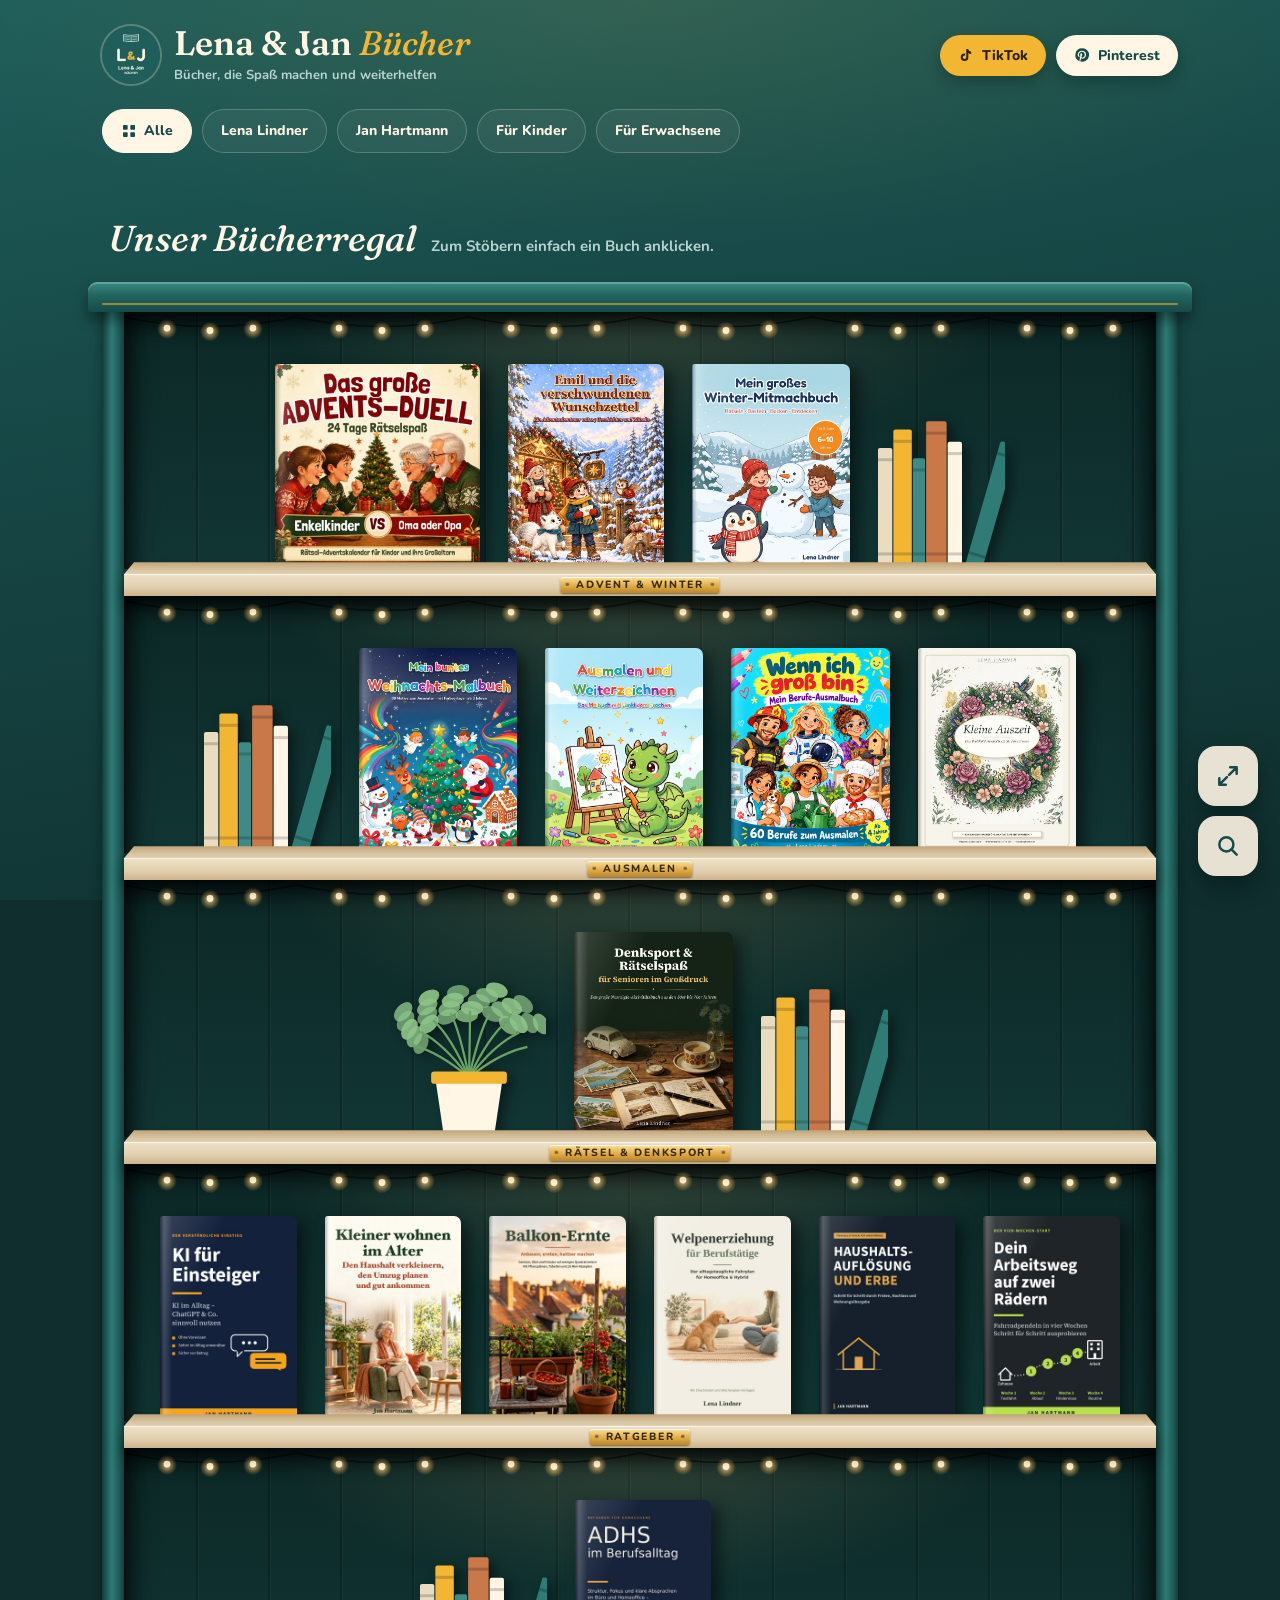
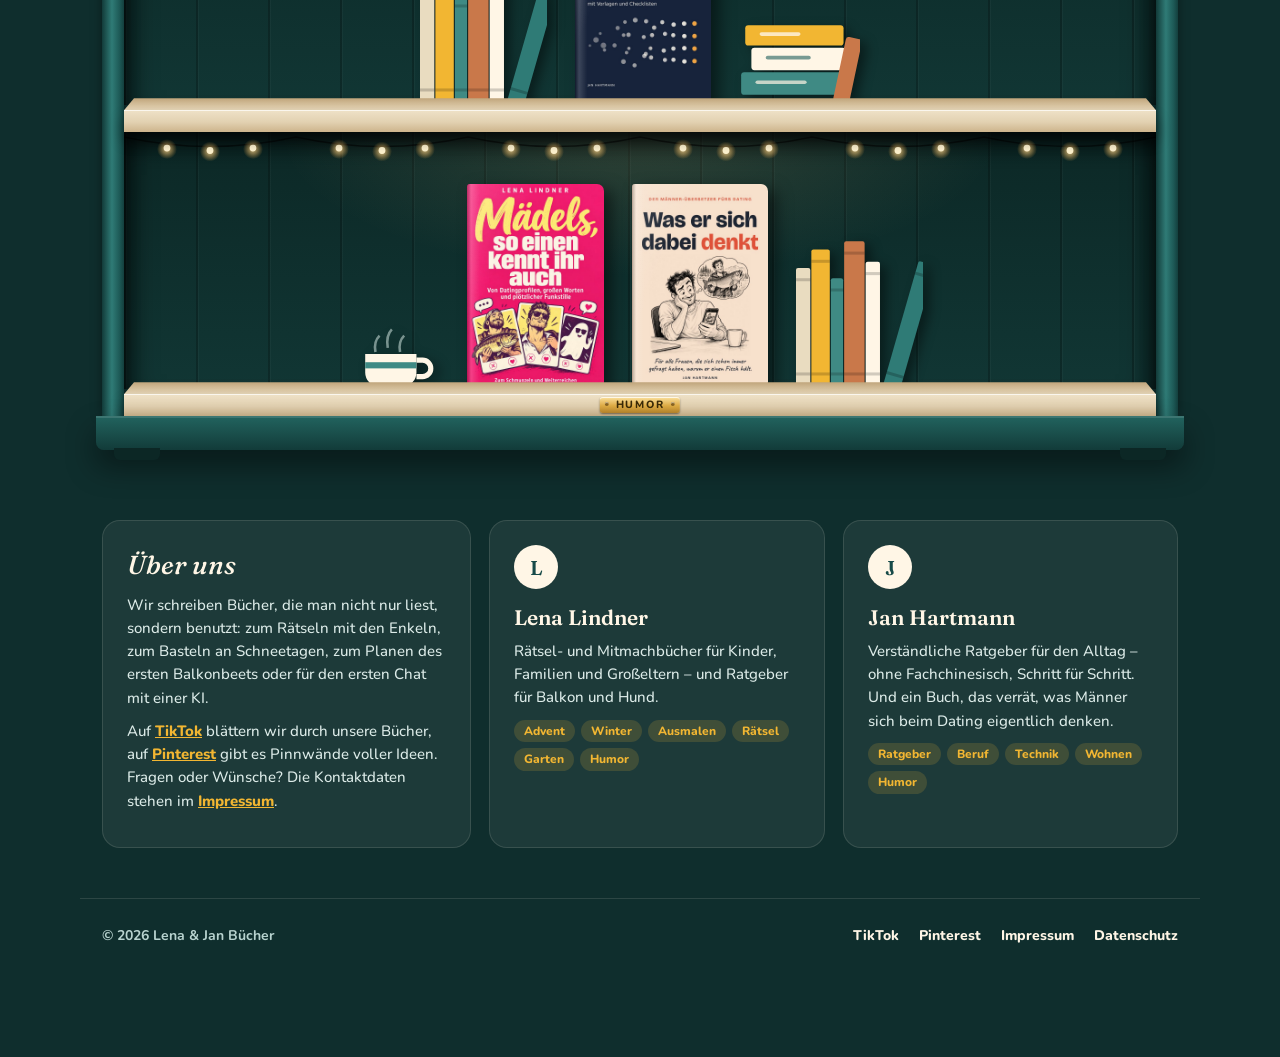
<file: index.html>
<!doctype html>
<html lang="de">
<head>
  <meta charset="utf-8">
  <meta name="viewport" content="width=device-width, initial-scale=1">
  <title>Lena Lindner &amp; Jan Hartmann – Bücher zum Rätseln, Mitmachen und Loslegen</title>
  <meta name="description" content="Bücher von Lena Lindner und Jan Hartmann: Rätsel- und Mitmachbücher für Kinder, Familien und Großeltern, Ausmalbücher und Ratgeber für den Alltag.">
  <meta name="p:domain_verify" content="783d187eee27281ac0abc7c6571d0916"/>
  <meta name="google-site-verification" content="k8CdtrWZ1L9rWoZM5928GxP_CTXtzUj9i5Hg-dIazxs" />
  <link rel="canonical" href="https://xn--lena-jan-bcher-psb.de/">
  <meta property="og:type" content="website">
  <meta property="og:url" content="https://xn--lena-jan-bcher-psb.de/">
  <meta property="og:title" content="Lena Lindner &amp; Jan Hartmann – Bücher zum Rätseln, Mitmachen und Loslegen">
  <meta property="og:description" content="Rätsel- und Mitmachbücher für Kinder, Familien und Großeltern, Ausmalbücher und Ratgeber für den Alltag.">
  <meta property="og:image" content="https://xn--lena-jan-bcher-psb.de/img/share.jpg">
  <meta property="og:locale" content="de_DE">
  <meta name="twitter:card" content="summary_large_image">
  <script type="application/ld+json">
{
 "@context": "https://schema.org",
 "@graph": [
  {
   "@type": "WebSite",
   "name": "Lena & Jan – Bücher",
   "url": "https://xn--lena-jan-bcher-psb.de/",
   "inLanguage": "de"
  },
  {
   "@type": "Person",
   "name": "Lena Lindner",
   "url": "https://xn--lena-jan-bcher-psb.de/"
  },
  {
   "@type": "Person",
   "name": "Jan Hartmann",
   "url": "https://xn--lena-jan-bcher-psb.de/"
  },
  {
   "@type": "ItemList",
   "name": "Bücher von Lena Lindner und Jan Hartmann",
   "itemListElement": [
    {
     "@type": "ListItem",
     "position": 1,
     "item": {
      "@type": "Book",
      "name": "Das große Advents-Duell",
      "author": {
       "@type": "Person",
       "name": "Lena Lindner"
      },
      "description": "24 Tage Rätselspaß · Enkel & Großeltern",
      "image": "https://xn--lena-jan-bcher-psb.de/img/advents-duell.jpg",
      "inLanguage": "de",
      "url": "https://www.amazon.de/dp/B0HM1RHVXY",
      "bookFormat": "https://schema.org/Paperback",
      "numberOfPages": 82,
      "isbn": "979-8176828450"
     }
    },
    {
     "@type": "ListItem",
     "position": 2,
     "item": {
      "@type": "Book",
      "name": "Emil und die verschwundenen Wunschzettel",
      "author": {
       "@type": "Person",
       "name": "Lena Lindner"
      },
      "description": "Adventsabenteuer · 5–7 Jahre",
      "image": "https://xn--lena-jan-bcher-psb.de/img/emil.jpg",
      "inLanguage": "de",
      "url": "https://www.amazon.de/dp/B0HMJ537G8",
      "bookFormat": "https://schema.org/Paperback",
      "numberOfPages": 103,
      "isbn": "979-8176980806"
     }
    },
    {
     "@type": "ListItem",
     "position": 3,
     "item": {
      "@type": "Book",
      "name": "Mein großes Winter-Mitmachbuch",
      "author": {
       "@type": "Person",
       "name": "Lena Lindner"
      },
      "description": "Rätseln · Basteln · Backen · Entdecken · 6–10 Jahre",
      "image": "https://xn--lena-jan-bcher-psb.de/img/winterbuch.jpg",
      "inLanguage": "de",
      "url": "https://www.amazon.de/dp/B0HLBGFW8G",
      "bookFormat": "https://schema.org/Paperback",
      "numberOfPages": 118,
      "isbn": "979-8177676869"
     }
    },
    {
     "@type": "ListItem",
     "position": 4,
     "item": {
      "@type": "Book",
      "name": "Mein buntes Weihnachts-Malbuch",
      "author": {
       "@type": "Person",
       "name": "Lena Lindner"
      },
      "description": "60 Weihnachtsmotive · mit Farbvorlage · ab 3 Jahren",
      "image": "https://xn--lena-jan-bcher-psb.de/img/weihnachts-malbuch.jpg",
      "inLanguage": "de",
      "url": "https://www.amazon.de/dp/B0HNGGCLXD",
      "bookFormat": "https://schema.org/Paperback",
      "numberOfPages": 128,
      "isbn": "979-8163102846"
     }
    },
    {
     "@type": "ListItem",
     "position": 5,
     "item": {
      "@type": "Book",
      "name": "Ausmalen und Weiterzeichnen",
      "author": {
       "@type": "Person",
       "name": "Lena Lindner"
      },
      "description": "Das Malbuch mit Funki dem Drachen · ab 5 Jahren",
      "image": "https://xn--lena-jan-bcher-psb.de/img/weiterzeichnen.jpg",
      "inLanguage": "de",
      "url": "https://www.amazon.de/dp/B0HNGPXCD2",
      "bookFormat": "https://schema.org/Paperback",
      "numberOfPages": 92,
      "isbn": "979-8163289981"
     }
    },
    {
     "@type": "ListItem",
     "position": 6,
     "item": {
      "@type": "Book",
      "name": "Wenn ich groß bin – Mein Berufe-Ausmalbuch",
      "author": {
       "@type": "Person",
       "name": "Lena Lindner"
      },
      "description": "60 Berufe zum Ausmalen · ab 4 Jahren",
      "image": "https://xn--lena-jan-bcher-psb.de/img/berufe-ausmalbuch.jpg",
      "inLanguage": "de",
      "url": "https://www.amazon.de/dp/B0HJWJCMRL",
      "bookFormat": "https://schema.org/Paperback",
      "numberOfPages": 122,
      "isbn": "979-8173849106"
     }
    },
    {
     "@type": "ListItem",
     "position": 7,
     "item": {
      "@type": "Book",
      "name": "Kleine Auszeit",
      "author": {
       "@type": "Person",
       "name": "Lena Lindner"
      },
      "description": "Das Wohlfühl-Ausmalbuch für Erwachsene",
      "image": "https://xn--lena-jan-bcher-psb.de/img/kleine-auszeit.jpg",
      "inLanguage": "de",
      "url": "https://www.amazon.de/dp/B0HRSPWF1Q",
      "bookFormat": "https://schema.org/Paperback",
      "numberOfPages": 92,
      "isbn": "979-8142997111"
     }
    },
    {
     "@type": "ListItem",
     "position": 8,
     "item": {
      "@type": "Book",
      "name": "Denksport & Rätselspaß für Senioren",
      "author": {
       "@type": "Person",
       "name": "Lena Lindner"
      },
      "description": "Das große Nostalgie-Aktivitätsbuch · Großdruck",
      "image": "https://xn--lena-jan-bcher-psb.de/img/senioren-raetsel.jpg",
      "inLanguage": "de",
      "url": "https://www.amazon.de/dp/B0HRSYX1MP",
      "bookFormat": "https://schema.org/Paperback",
      "numberOfPages": 136,
      "isbn": "979-8143010604"
     }
    },
    {
     "@type": "ListItem",
     "position": 9,
     "item": {
      "@type": "Book",
      "name": "KI für Einsteiger",
      "author": {
       "@type": "Person",
       "name": "Jan Hartmann"
      },
      "description": "KI im Alltag – ChatGPT & Co. sinnvoll nutzen",
      "image": "https://xn--lena-jan-bcher-psb.de/img/ki-fuer-einsteiger.jpg",
      "inLanguage": "de",
      "url": "https://www.amazon.de/dp/B0HLWLWWVT",
      "bookFormat": "https://schema.org/Paperback",
      "numberOfPages": 172,
      "isbn": "979-8177666587"
     }
    },
    {
     "@type": "ListItem",
     "position": 10,
     "item": {
      "@type": "Book",
      "name": "Kleiner wohnen im Alter",
      "author": {
       "@type": "Person",
       "name": "Jan Hartmann"
      },
      "description": "Den Haushalt verkleinern, den Umzug planen und gut ankommen",
      "image": "https://xn--lena-jan-bcher-psb.de/img/kleiner-wohnen-im-alter.jpg",
      "inLanguage": "de",
      "url": "https://www.amazon.de/dp/B0HMYCT6KD",
      "bookFormat": "https://schema.org/Paperback",
      "numberOfPages": 142,
      "isbn": "979-8161072561"
     }
    },
    {
     "@type": "ListItem",
     "position": 11,
     "item": {
      "@type": "Book",
      "name": "Balkon-Ernte",
      "author": {
       "@type": "Person",
       "name": "Lena Lindner"
      },
      "description": "Anbauen, ernten, haltbar machen",
      "image": "https://xn--lena-jan-bcher-psb.de/img/balkon-ernte.jpg",
      "inLanguage": "de",
      "url": "https://www.amazon.de/dp/B0HMY3DR8V",
      "bookFormat": "https://schema.org/Paperback",
      "numberOfPages": 240,
      "isbn": "979-8178891100"
     }
    },
    {
     "@type": "ListItem",
     "position": 12,
     "item": {
      "@type": "Book",
      "name": "Welpenerziehung für Berufstätige",
      "author": {
       "@type": "Person",
       "name": "Lena Lindner"
      },
      "description": "Der alltagstaugliche Fahrplan für Homeoffice & Hybrid",
      "image": "https://xn--lena-jan-bcher-psb.de/img/welpenerziehung.jpg",
      "inLanguage": "de",
      "url": "https://www.amazon.de/dp/B0HJVPP5KT",
      "bookFormat": "https://schema.org/Paperback",
      "numberOfPages": 96,
      "isbn": "979-8173627902"
     }
    },
    {
     "@type": "ListItem",
     "position": 13,
     "item": {
      "@type": "Book",
      "name": "Haushaltsauflösung und Erbe",
      "author": {
       "@type": "Person",
       "name": "Jan Hartmann"
      },
      "description": "Schritt für Schritt durch den Nachlass",
      "image": "https://xn--lena-jan-bcher-psb.de/img/haushaltsaufloesung.jpg",
      "inLanguage": "de",
      "url": "https://www.amazon.de/dp/B0HQ5CWDXD",
      "bookFormat": "https://schema.org/Paperback",
      "numberOfPages": 172,
      "isbn": "979-8167344457"
     }
    },
    {
     "@type": "ListItem",
     "position": 14,
     "item": {
      "@type": "Book",
      "name": "Dein Arbeitsweg auf zwei Rädern",
      "author": {
       "@type": "Person",
       "name": "Jan Hartmann"
      },
      "description": "Fahrradpendeln in vier Wochen ausprobieren",
      "image": "https://xn--lena-jan-bcher-psb.de/img/fahrradpendeln.jpg",
      "inLanguage": "de",
      "url": "https://www.amazon.de/dp/B0HQY4ZCF3",
      "bookFormat": "https://schema.org/Paperback",
      "numberOfPages": 188,
      "isbn": "979-8165665349"
     }
    },
    {
     "@type": "ListItem",
     "position": 15,
     "item": {
      "@type": "Book",
      "name": "ADHS im Berufsalltag",
      "author": {
       "@type": "Person",
       "name": "Jan Hartmann"
      },
      "description": "Ratgeber für Erwachsene",
      "image": "https://xn--lena-jan-bcher-psb.de/img/adhs-beruf.jpg",
      "inLanguage": "de",
      "url": "https://www.amazon.de/dp/B0HQKC95LQ",
      "bookFormat": "https://schema.org/Paperback",
      "numberOfPages": 126,
      "isbn": "979-8167354760"
     }
    },
    {
     "@type": "ListItem",
     "position": 16,
     "item": {
      "@type": "Book",
      "name": "Mädels, so einen kennt ihr auch",
      "author": {
       "@type": "Person",
       "name": "Lena Lindner"
      },
      "description": "Zum Schmunzeln und Weiterreichen",
      "image": "https://xn--lena-jan-bcher-psb.de/img/maedels.jpg",
      "inLanguage": "de",
      "url": "https://www.amazon.de/dp/B0HLHQ8ZGF",
      "bookFormat": "https://schema.org/Paperback",
      "numberOfPages": 92,
      "isbn": "979-8175565820"
     }
    },
    {
     "@type": "ListItem",
     "position": 17,
     "item": {
      "@type": "Book",
      "name": "Was er sich dabei denkt",
      "author": {
       "@type": "Person",
       "name": "Jan Hartmann"
      },
      "description": "Der Männer-Übersetzer fürs Dating",
      "image": "https://xn--lena-jan-bcher-psb.de/img/was-er-sich-dabei-denkt.jpg",
      "inLanguage": "de",
      "url": "https://www.amazon.de/dp/B0HQYCDXCW",
      "bookFormat": "https://schema.org/Paperback",
      "numberOfPages": 104,
      "isbn": "979-8165311079"
     }
    }
   ]
  }
 ]
}
  </script>
  <link rel="icon" href="img/logo.png?v=2">
  <link rel="stylesheet" href="regal.css?v=6">
  <script>document.documentElement.classList.add('js')</script>

</head>
<body>

<header class="head">
  <div class="brand">
    <a class="logo" href="./"><img src="img/logo.png?v=2" alt="Logo Lena &amp; Jan Bücher" width="58" height="58"><div><h1>Lena &amp; Jan <i>Bücher</i></h1><small>Bücher, die Spaß machen und weiterhelfen</small></div></a>
    <div class="social">
      <a class="tt" href="https://www.tiktok.com/@lena_jan_buecher" target="_blank" rel="noopener"><svg viewBox="0 0 24 24" aria-hidden="true"><path fill="currentColor" d="M16.6 5.8A4.3 4.3 0 0 1 15.5 3h-3.1v12.4a2.6 2.6 0 1 1-2.6-2.6c.3 0 .5 0 .8.1V9.7a5.8 5.8 0 0 0-.8-.1 5.7 5.7 0 1 0 5.7 5.7V9a7.4 7.4 0 0 0 4.3 1.4V7.3a4.3 4.3 0 0 1-3.2-1.5z"/></svg>TikTok</a>
      <a class="pi" href="https://de.pinterest.com/LenaJanBu/" target="_blank" rel="noopener"><svg viewBox="0 0 24 24" aria-hidden="true"><path fill="currentColor" d="M12 2a10 10 0 0 0-3.6 19.3c-.1-.8-.2-2 0-2.9l1.2-5s-.3-.6-.3-1.5c0-1.4.8-2.4 1.8-2.4.8 0 1.2.6 1.2 1.4 0 .9-.5 2.1-.8 3.3-.2 1 .5 1.8 1.5 1.8 1.8 0 3.1-1.9 3.1-4.6 0-2.4-1.7-4.1-4.2-4.1-2.9 0-4.5 2.2-4.5 4.4 0 .9.3 1.8.7 2.3.1.1.1.2.1.3l-.3 1.1c0 .2-.1.2-.3.1-1.2-.6-2-2.3-2-3.8 0-3.1 2.3-5.9 6.5-5.9 3.4 0 6 2.4 6 5.6 0 3.4-2.1 6.1-5.1 6.1-1 0-1.9-.5-2.2-1.1l-.6 2.3c-.2.9-.8 2-1.2 2.6A10 10 0 1 0 12 2z"/></svg>Pinterest</a>
    </div>
  </div>
  <nav class="pills" aria-label="Bücher filtern">
    <button class="pill on" data-f="alle"><svg viewBox="0 0 24 24" fill="currentColor" aria-hidden="true"><rect x="3" y="3" width="7" height="7" rx="1.5"/><rect x="14" y="3" width="7" height="7" rx="1.5"/><rect x="3" y="14" width="7" height="7" rx="1.5"/><rect x="14" y="14" width="7" height="7" rx="1.5"/></svg>Alle</button>
    <button class="pill" data-f="Lena Lindner">Lena Lindner</button>
    <button class="pill" data-f="Jan Hartmann">Jan Hartmann</button>
    <button class="pill" data-f="kinder">Für Kinder</button>
    <button class="pill" data-f="erwachsene">Für Erwachsene</button>
  </nav>
</header>

<main>

  <!-- ===== REGAL (wird von regal.js aus den Buchkarten unten gebaut) ===== -->
  <div class="case" id="regal"></div>

  <!-- ===== BÜCHER =====
       Pro Buch eine Buchkarte (article, Klasse "book") unter der passenden Rubrik (h3, Klasse "category").
       Veröffentlicht:  a class="btn" mit href="https://www.amazon.de/dp/…"  – Text „Bei Amazon ansehen“
       Noch nicht:      span class="btn btn-soon" – Text „Bald erhältlich“
       Zielgruppe:      data-fuer="kinder" oder "erwachsene" am article (für die Filter)
       Leseprobe:       data-vorschau="6" am article, Seitenbilder in vorschau/<cover-name>/1.jpg … 6.jpg
       Buchdaten:       dl class="facts" mit Seiten, Format, Für, Erschienen, ISBN (erscheint in der Leseansicht)
       Ohne Amazon-Link wird das Buch nicht angezeigt – sobald der Link drin ist, steht es im Regal.
       Cover-Bilder mit width/height angeben (Seitenverhältnis fürs Regal).
       Danach tools/website_jsonld.py ausführen.
  -->
  <section id="buecher" class="katalog">
    <h2 class="sr-only">Unsere Bücher</h2>

    <h3 class="category">Advent &amp; Winter</h3>
    <p class="category-sub">Rätseln, Basteln und Vorlesen bis Heiligabend</p>
    <div class="books">

      <article class="book" data-vorschau="6" data-fuer="kinder">
        <div class="cover"><img src="img/advents-duell.jpg?v=2" alt="Cover: Das große Advents-Duell" width="600" height="600" loading="lazy"></div>
        <p class="by">Lena Lindner</p>
        <h4>Das große Advents-Duell</h4>
        <p class="meta">24 Tage Rätselspaß · Enkel &amp; Großeltern</p>
        <p>Jeden Tag im Dezember treten Enkelkind und Oma oder Opa gegeneinander an – mit Quizfragen, Geheimschrift, Labyrinth-Rennen, Punktetabelle und Siegerurkunde.</p>
        <dl class="facts"><div><dt>Seiten</dt><dd>82</dd></div><div><dt>Ausgabe</dt><dd>Taschenbuch</dd></div><div><dt>Format</dt><dd>21,6 × 21,6 cm</dd></div><div><dt>Für</dt><dd>Kinder und Großeltern</dd></div><div><dt>Erschienen</dt><dd>5. Oktober 2026</dd></div><div><dt>ISBN</dt><dd>979-8176828450</dd></div></dl>
        <a class="btn" href="https://www.amazon.de/dp/B0HM1RHVXY" target="_blank" rel="noopener">Bei Amazon ansehen</a>
      </article>

      <article class="book" data-vorschau="6" data-fuer="kinder">
        <div class="cover"><img src="img/emil.jpg" alt="Cover: Emil und die verschwundenen Wunschzettel" width="600" height="790" loading="lazy"></div>
        <p class="by">Lena Lindner</p>
        <h4>Emil und die verschwundenen Wunschzettel</h4>
        <p class="meta">Adventsabenteuer · 5–7 Jahre</p>
        <p>Ein Adventsabenteuer mit 24 Geschichten und Rätseln: Emil macht sich auf die Suche nach den verschwundenen Wunschzetteln – jeden Tag ein Stück weiter bis Heiligabend.</p>
        <dl class="facts"><div><dt>Seiten</dt><dd>103</dd></div><div><dt>Ausgabe</dt><dd>Taschenbuch</dd></div><div><dt>Format</dt><dd>21,6 × 27,9 cm</dd></div><div><dt>Für</dt><dd>Kinder von 5 bis 7 Jahren</dd></div><div><dt>Erschienen</dt><dd>9. Oktober 2026</dd></div><div><dt>ISBN</dt><dd>979-8176980806</dd></div></dl>
        <a class="btn" href="https://www.amazon.de/dp/B0HMJ537G8" target="_blank" rel="noopener">Bei Amazon ansehen</a>
      </article>

      <article class="book" data-vorschau="6" data-fuer="kinder">
        <div class="cover"><img src="img/winterbuch.jpg" alt="Cover: Mein großes Winter-Mitmachbuch" width="600" height="776" loading="lazy"></div>
        <p class="by">Lena Lindner</p>
        <h4>Mein großes Winter-Mitmachbuch</h4>
        <p class="meta">Rätseln · Basteln · Backen · Entdecken · 6–10 Jahre</p>
        <p>Über 100 Seiten Winterspaß mit Pinguin Pingo: Labyrinthe, Sudoku, Fehlerbilder, Bastelvorlagen, Rezepte, Experimente und Ausmalbilder.</p>
        <dl class="facts"><div><dt>Seiten</dt><dd>118</dd></div><div><dt>Ausgabe</dt><dd>Taschenbuch</dd></div><div><dt>Format</dt><dd>21,6 × 27,9 cm</dd></div><div><dt>Für</dt><dd>Kinder von 6 bis 10 Jahren</dd></div><div><dt>Erschienen</dt><dd>28. September 2026</dd></div><div><dt>ISBN</dt><dd>979-8177676869</dd></div></dl>
        <a class="btn" href="https://www.amazon.de/dp/B0HLBGFW8G" target="_blank" rel="noopener">Bei Amazon ansehen</a>
      </article>

    </div>

    <h3 class="category">Ausmalen</h3>
    <p class="category-sub">Für kleine und große Künstler</p>
    <div class="books">

      <article class="book" data-vorschau="6" data-fuer="kinder">
        <div class="cover"><img src="img/weihnachts-malbuch.jpg" alt="Cover: Mein buntes Weihnachts-Malbuch" width="541" height="700" loading="lazy"></div>
        <p class="by">Lena Lindner</p>
        <h4>Mein buntes Weihnachts-Malbuch</h4>
        <p class="meta">60 Weihnachtsmotive · mit Farbvorlage · ab 3 Jahren</p>
        <p>Weihnachtsmann, Rudolf, Schneemann und Lebkuchenhaus: dicke Linien und große Flächen für kleine Maler – auf jeder Seite zeigt ein kleines Farbbild, wie das Motiv aussehen könnte.</p>
        <dl class="facts"><div><dt>Seiten</dt><dd>128</dd></div><div><dt>Ausgabe</dt><dd>Taschenbuch</dd></div><div><dt>Format</dt><dd>21,6 × 27,9 cm</dd></div><div><dt>Für</dt><dd>Kinder ab 3 Jahren</dd></div><div><dt>Erschienen</dt><dd>18. Oktober 2026</dd></div><div><dt>ISBN</dt><dd>979-8163102846</dd></div></dl>
        <a class="btn" href="https://www.amazon.de/dp/B0HNGGCLXD" target="_blank" rel="noopener">Bei Amazon ansehen</a>
      </article>

      <article class="book" data-vorschau="6" data-fuer="kinder">
        <div class="cover"><img src="img/weiterzeichnen.jpg" alt="Cover: Ausmalen und Weiterzeichnen – Das Malbuch mit Funki dem Drachen" width="541" height="700" loading="lazy"></div>
        <p class="by">Lena Lindner</p>
        <h4>Ausmalen und Weiterzeichnen</h4>
        <p class="meta">Das Malbuch mit Funki dem Drachen · ab 5 Jahren</p>
        <p>Jedes Bild ist nur halb fertig – den Rest zeichnen Kinder selbst: 40 halbe Bilder zum Ausmalen, Weiterzeichnen und Erfinden, begleitet vom kleinen Drachen Funki.</p>
        <dl class="facts"><div><dt>Seiten</dt><dd>92</dd></div><div><dt>Ausgabe</dt><dd>Taschenbuch</dd></div><div><dt>Format</dt><dd>21,6 × 27,9 cm</dd></div><div><dt>Für</dt><dd>Kinder ab 5 Jahren</dd></div><div><dt>Erschienen</dt><dd>18. Oktober 2026</dd></div><div><dt>ISBN</dt><dd>979-8163289981</dd></div></dl>
        <a class="btn" href="https://www.amazon.de/dp/B0HNGPXCD2" target="_blank" rel="noopener">Bei Amazon ansehen</a>
      </article>

      <article class="book" data-vorschau="6" data-fuer="kinder">
        <div class="cover"><img src="img/berufe-ausmalbuch.jpg" alt="Cover: Wenn ich groß bin – Mein Berufe-Ausmalbuch" width="600" height="776" loading="lazy"></div>
        <p class="by">Lena Lindner</p>
        <h4>Wenn ich groß bin – Mein Berufe-Ausmalbuch</h4>
        <p class="meta">60 Berufe zum Ausmalen · ab 4 Jahren</p>
        <p>Von der Tierärztin bis zum Astronauten: 60 Berufe zum Ausmalen, jeder mit einem kurzen, kindgerechten Satz, was man dort eigentlich macht.</p>
        <dl class="facts"><div><dt>Seiten</dt><dd>122</dd></div><div><dt>Ausgabe</dt><dd>Taschenbuch</dd></div><div><dt>Format</dt><dd>21,6 × 27,9 cm</dd></div><div><dt>Für</dt><dd>Kinder ab 4 Jahren</dd></div><div><dt>Erschienen</dt><dd>13. September 2026</dd></div><div><dt>ISBN</dt><dd>979-8173849106</dd></div></dl>
        <a class="btn" href="https://www.amazon.de/dp/B0HJWJCMRL" target="_blank" rel="noopener">Bei Amazon ansehen</a>
      </article>

      <article class="book" data-vorschau="6" data-fuer="erwachsene">
        <div class="cover"><img src="img/kleine-auszeit.jpg" alt="Cover: Kleine Auszeit – Das Wohlfühl-Ausmalbuch für Erwachsene" width="541" height="700" loading="lazy"></div>
        <p class="by">Lena Lindner</p>
        <h4>Kleine Auszeit</h4>
        <p class="meta">Das Wohlfühl-Ausmalbuch für Erwachsene</p>
        <p>40 filigrane Motive zum Entspannen: Blüten, Tiere in der Natur, gemütliche Rückzugsorte und Mandalas – einseitig bedruckt, im Großformat, mit Stiftetest und Farbpalette.</p>
        <dl class="facts"><div><dt>Seiten</dt><dd>92</dd></div><div><dt>Ausgabe</dt><dd>Taschenbuch</dd></div><div><dt>Format</dt><dd>21,6 × 27,9 cm</dd></div><div><dt>Für</dt><dd>Erwachsene</dd></div><div><dt>Erschienen</dt><dd>15. November 2026</dd></div><div><dt>ISBN</dt><dd>979-8142997111</dd></div></dl>
        <a class="btn" href="https://www.amazon.de/dp/B0HRSPWF1Q" target="_blank" rel="noopener">Bei Amazon ansehen</a>
      </article>

    </div>

    <h3 class="category">Rätsel &amp; Denksport</h3>
    <p class="category-sub">Gedächtnistraining mit schönen Erinnerungen</p>
    <div class="books">

      <article class="book" data-vorschau="6" data-fuer="erwachsene">
        <div class="cover"><img src="img/senioren-raetsel.jpg" alt="Cover: Denksport &amp; Rätselspaß für Senioren im Großdruck" width="541" height="700" loading="lazy"></div>
        <p class="by">Lena Lindner</p>
        <h4>Denksport &amp; Rätselspaß für Senioren</h4>
        <p class="meta">Das große Nostalgie-Aktivitätsbuch · Großdruck</p>
        <p>Über 100 Übungen aus den 50er bis 70er Jahren in extragroßer Schrift: Wortsuche, Sprichwörter, Schlager-Quiz, Kreuzworträtsel und Erinnerungsfragen – mit Lösungsteil im Großdruck.</p>
        <dl class="facts"><div><dt>Seiten</dt><dd>136</dd></div><div><dt>Ausgabe</dt><dd>Taschenbuch</dd></div><div><dt>Format</dt><dd>21,6 × 27,9 cm</dd></div><div><dt>Für</dt><dd>Seniorinnen und Senioren</dd></div><div><dt>Erschienen</dt><dd>15. November 2026</dd></div><div><dt>ISBN</dt><dd>979-8143010604</dd></div></dl>
        <a class="btn" href="https://www.amazon.de/dp/B0HRSYX1MP" target="_blank" rel="noopener">Bei Amazon ansehen</a>
      </article>

    </div>

    <h3 class="category">Ratgeber</h3>
    <p class="category-sub">Verständlich und Schritt für Schritt – für Beruf und Alltag</p>
    <div class="books">

      <article class="book" data-vorschau="6" data-fuer="erwachsene">
        <div class="cover"><img src="img/ki-fuer-einsteiger.jpg?v=2" alt="Cover: KI für Einsteiger" width="600" height="900" loading="lazy"></div>
        <p class="by">Jan Hartmann</p>
        <h4>KI für Einsteiger</h4>
        <p class="meta">KI im Alltag – ChatGPT &amp; Co. sinnvoll nutzen</p>
        <p>Schritt für Schritt und ohne Vorwissen: Wie ChatGPT, Gemini und Co. im Alltag helfen – mit 30 Prompt-Vorlagen und einem ganzen Kapitel zum Schutz vor Betrug.</p>
        <dl class="facts"><div><dt>Seiten</dt><dd>172</dd></div><div><dt>Ausgabe</dt><dd>Taschenbuch</dd></div><div><dt>Format</dt><dd>15,2 × 22,9 cm</dd></div><div><dt>Für</dt><dd>Erwachsene</dd></div><div><dt>Erschienen</dt><dd>3. Oktober 2026</dd></div><div><dt>ISBN</dt><dd>979-8177666587</dd></div></dl>
        <a class="btn" href="https://www.amazon.de/dp/B0HLWLWWVT" target="_blank" rel="noopener">Bei Amazon ansehen</a>
      </article>

      <article class="book" data-vorschau="6" data-fuer="erwachsene">
        <div class="cover"><img src="img/kleiner-wohnen-im-alter.jpg" alt="Cover: Kleiner wohnen im Alter" width="600" height="900" loading="lazy"></div>
        <p class="by">Jan Hartmann</p>
        <h4>Kleiner wohnen im Alter</h4>
        <p class="meta">Den Haushalt verkleinern, den Umzug planen und gut ankommen</p>
        <p>Vom ersten Gedanken bis zu den ersten Wochen im neuen Zuhause: Wohnformen vergleichen, Kosten und Fristen im Blick behalten, Erinnerungen bewahren – mit 22 Tabellen und sechs Arbeitsblättern.</p>
        <dl class="facts"><div><dt>Seiten</dt><dd>142</dd></div><div><dt>Ausgabe</dt><dd>Taschenbuch</dd></div><div><dt>Format</dt><dd>15,2 × 22,9 cm</dd></div><div><dt>Für</dt><dd>Erwachsene</dd></div><div><dt>Erschienen</dt><dd>13. Oktober 2026</dd></div><div><dt>ISBN</dt><dd>979-8161072561</dd></div></dl>
        <a class="btn" href="https://www.amazon.de/dp/B0HMYCT6KD" target="_blank" rel="noopener">Bei Amazon ansehen</a>
      </article>

      <article class="book" data-vorschau="6" data-fuer="erwachsene">
        <div class="cover"><img src="img/balkon-ernte.jpg" alt="Cover: Balkon-Ernte" width="600" height="900" loading="lazy"></div>
        <p class="by">Lena Lindner</p>
        <h4>Balkon-Ernte</h4>
        <p class="meta">Anbauen, ernten, haltbar machen</p>
        <p>Gemüse, Obst und Kräuter auf wenigen Quadratmetern – mit Pflanzplänen, Steckbriefen, Haltbar-Matrix und 26 Mini-Rezepten für kleine Mengen.</p>
        <dl class="facts"><div><dt>Seiten</dt><dd>240</dd></div><div><dt>Ausgabe</dt><dd>Taschenbuch</dd></div><div><dt>Format</dt><dd>15,2 × 22,9 cm</dd></div><div><dt>Für</dt><dd>Erwachsene</dd></div><div><dt>Erschienen</dt><dd>13. Oktober 2026</dd></div><div><dt>ISBN</dt><dd>979-8178891100</dd></div></dl>
        <a class="btn" href="https://www.amazon.de/dp/B0HMY3DR8V" target="_blank" rel="noopener">Bei Amazon ansehen</a>
      </article>

      <article class="book" data-vorschau="6" data-fuer="erwachsene">
        <div class="cover"><img src="img/welpenerziehung.jpg?v=2" alt="Cover: Welpenerziehung für Berufstätige" width="600" height="900" loading="lazy"></div>
        <p class="by">Lena Lindner</p>
        <h4>Welpenerziehung für Berufstätige</h4>
        <p class="meta">Der alltagstaugliche Fahrplan für Homeoffice &amp; Hybrid</p>
        <p>Struktur statt Zufall: Schritt für Schritt durch das erste Welpenjahr – ohne den Job aufzugeben.</p>
        <dl class="facts"><div><dt>Seiten</dt><dd>96</dd></div><div><dt>Ausgabe</dt><dd>Taschenbuch</dd></div><div><dt>Format</dt><dd>15,2 × 22,9 cm</dd></div><div><dt>Für</dt><dd>Erwachsene</dd></div><div><dt>Erschienen</dt><dd>12. September 2026</dd></div><div><dt>ISBN</dt><dd>979-8173627902</dd></div></dl>
        <a class="btn" href="https://www.amazon.de/dp/B0HJVPP5KT" target="_blank" rel="noopener">Bei Amazon ansehen</a>
      </article>


      <article class="book" data-vorschau="6" data-fuer="erwachsene">
        <div class="cover"><img src="img/haushaltsaufloesung.jpg?v=2" alt="Cover: Haushaltsauflösung und Erbe" width="600" height="900" loading="lazy"></div>
        <p class="by">Jan Hartmann</p>
        <h4>Haushaltsauflösung und Erbe</h4>
        <p class="meta">Schritt für Schritt durch den Nachlass</p>
        <p>Die Wohnung eines geliebten Menschen auflösen – ohne Überforderung und teure Fristversäumnisse: von den ersten 72 Stunden über Fristen und Erbrecht bis zur Wohnungsübergabe, mit Checklisten und Vorlagen.</p>
        <dl class="facts"><div><dt>Seiten</dt><dd>172</dd></div><div><dt>Ausgabe</dt><dd>Taschenbuch</dd></div><div><dt>Format</dt><dd>15,2 × 22,9 cm</dd></div><div><dt>Für</dt><dd>Erwachsene</dd></div><div><dt>Erschienen</dt><dd>2. November 2026</dd></div><div><dt>ISBN</dt><dd>979-8167344457</dd></div></dl>
        <a class="btn" href="https://www.amazon.de/dp/B0HQ5CWDXD" target="_blank" rel="noopener">Bei Amazon ansehen</a>
      </article>

      <article class="book" data-vorschau="6" data-fuer="erwachsene">
        <div class="cover"><img src="img/fahrradpendeln.jpg" alt="Cover: Dein Arbeitsweg auf zwei Rädern" width="600" height="900" loading="lazy"></div>
        <p class="by">Jan Hartmann</p>
        <h4>Dein Arbeitsweg auf zwei Rädern</h4>
        <p class="meta">Fahrradpendeln in vier Wochen ausprobieren</p>
        <p>Mit dem Rad zur Arbeit, aber wo anfangen? In vier flexiblen Wochen von der Idee zur eigenen Routine – mit dem Rad, das du schon hast: Route, Kleidung, Tasche, Ankommen im Büro und Plan B.</p>
        <dl class="facts"><div><dt>Seiten</dt><dd>188</dd></div><div><dt>Ausgabe</dt><dd>Taschenbuch</dd></div><div><dt>Format</dt><dd>15,2 × 22,9 cm</dd></div><div><dt>Für</dt><dd>Erwachsene</dd></div><div><dt>Erschienen</dt><dd>8. November 2026</dd></div><div><dt>ISBN</dt><dd>979-8165665349</dd></div></dl>
        <a class="btn" href="https://www.amazon.de/dp/B0HQY4ZCF3" target="_blank" rel="noopener">Bei Amazon ansehen</a>
      </article>

      <article class="book" data-vorschau="6" data-fuer="erwachsene">
        <div class="cover"><img src="img/adhs-beruf.jpg?v=2" alt="Cover: ADHS im Berufsalltag" width="600" height="900" loading="lazy"></div>
        <p class="by">Jan Hartmann</p>
        <h4>ADHS im Berufsalltag</h4>
        <p class="meta">Ratgeber für Erwachsene</p>
        <p>Mit Struktur, Fokus und den richtigen Gesprächen im Job ankommen.</p>
        <dl class="facts"><div><dt>Seiten</dt><dd>126</dd></div><div><dt>Ausgabe</dt><dd>Taschenbuch</dd></div><div><dt>Format</dt><dd>15,2 × 22,9 cm</dd></div><div><dt>Für</dt><dd>Erwachsene</dd></div><div><dt>Erschienen</dt><dd>5. November 2026</dd></div><div><dt>ISBN</dt><dd>979-8167354760</dd></div></dl>
        <a class="btn" href="https://www.amazon.de/dp/B0HQKC95LQ" target="_blank" rel="noopener">Bei Amazon ansehen</a>
      </article>

      <article class="book" data-fuer="erwachsene">
        <div class="cover"><img src="img/bauabnahme.jpg" alt="Cover: Die Bauabnahme für Bauherren" width="600" height="900" loading="lazy"></div>
        <p class="by">Jan Hartmann</p>
        <h4>Die Bauabnahme für Bauherren</h4>
        <p class="meta">Praxis-Ratgeber für Bauherren</p>
        <p>Mängel erkennen, Protokolle führen und Rechte durchsetzen: typische Baumängel entlarven, Bauträger-Fallen abwehren und Mängelansprüche sichern.</p>
        <dl class="facts"><div><dt>Seiten</dt><dd>176</dd></div><div><dt>Ausgabe</dt><dd>Taschenbuch</dd></div><div><dt>Format</dt><dd>15,2 × 22,9 cm</dd></div><div><dt>Für</dt><dd>Erwachsene</dd></div><div><dt>Erscheint</dt><dd>in Kürze</dd></div></dl>
        <span class="btn btn-soon">Bald erhältlich</span>
      </article>

      <article class="book" data-fuer="erwachsene">
        <div class="cover"><img src="img/kollegen-zum-chef.jpg" alt="Cover: Vom Kollegen zum Chef" width="600" height="900" loading="lazy"></div>
        <p class="by">Jan Hartmann</p>
        <h4>Vom Kollegen zum Chef</h4>
        <p class="meta">Der 90-Tage-Fahrplan für neue Führungskräfte</p>
        <p>Wie du dir ab Tag 1 natürlichen Respekt verschaffst, das Kumpel-Dilemma löst und souverän führst – auch wenn dein Team älter oder erfahrener ist.</p>
        <dl class="facts"><div><dt>Seiten</dt><dd>106</dd></div><div><dt>Ausgabe</dt><dd>Taschenbuch</dd></div><div><dt>Format</dt><dd>15,2 × 22,9 cm</dd></div><div><dt>Für</dt><dd>Erwachsene</dd></div><div><dt>Erscheint</dt><dd>in Kürze</dd></div></dl>
        <span class="btn btn-soon">Bald erhältlich</span>
      </article>

      <article class="book" data-fuer="erwachsene">
        <div class="cover"><img src="img/trauerrede.jpg" alt="Cover: Abschied in deinen Worten" width="600" height="900" loading="lazy"></div>
        <p class="by">Jan Hartmann</p>
        <h4>Abschied in deinen Worten</h4>
        <p class="meta">Die Trauerrede für Vater oder Mutter</p>
        <p>Die Trauerrede selbst schreiben und halten – mit Erinnerungs-Fragebogen, Lückentext-System und 10 Redegerüsten.</p>
        <dl class="facts"><div><dt>Seiten</dt><dd>108</dd></div><div><dt>Ausgabe</dt><dd>Taschenbuch</dd></div><div><dt>Format</dt><dd>15,2 × 22,9 cm</dd></div><div><dt>Für</dt><dd>Erwachsene</dd></div><div><dt>Erscheint</dt><dd>in Kürze</dd></div></dl>
        <span class="btn btn-soon">Bald erhältlich</span>
      </article>
      <article class="book" data-fuer="erwachsene">
        <div class="cover"><img src="img/schichtdienst.jpg" alt="Cover: Der Schichtdienst-Kompass" width="600" height="900" loading="lazy"></div>
        <p class="by">Jan Hartmann</p>
        <h4>Der Schichtdienst-Kompass</h4>
        <p class="meta">Das Praxis-Handbuch für Wechselschicht</p>
        <p>Schlaf, Ernährung und Alltag bei Früh-, Spät- und Nachtschicht organisieren: vom Licht- und Koffein-Timing über den Schichtwechsel-Plan bis zu Familie und Freizeit, mit 20 Arbeitsblättern.</p>
        <dl class="facts"><div><dt>Seiten</dt><dd>172</dd></div><div><dt>Ausgabe</dt><dd>Taschenbuch</dd></div><div><dt>Format</dt><dd>15,2 × 22,9 cm</dd></div><div><dt>Für</dt><dd>Erwachsene</dd></div><div><dt>Erscheint</dt><dd>in Kürze</dd></div></dl>
        <span class="btn btn-soon">Bald erhältlich</span>
      </article>

    </div>

    <h3 class="category">Humor</h3>
    <p class="category-sub">Mit einem Augenzwinkern über Männer und Frauen</p>
    <div class="books">

      <article class="book" data-vorschau="6" data-fuer="erwachsene">
        <div class="cover"><img src="img/maedels.jpg" alt="Cover: Mädels, so einen kennt ihr auch" width="600" height="900" loading="lazy"></div>
        <p class="by">Lena Lindner</p>
        <h4>Mädels, so einen kennt ihr auch</h4>
        <p class="meta">Zum Schmunzeln und Weiterreichen</p>
        <p>Von Datingprofilen, großen Worten und plötzlicher Funkstille – das Buch für alle, die ihn auch schon mal getroffen haben.</p>
        <dl class="facts"><div><dt>Seiten</dt><dd>92</dd></div><div><dt>Ausgabe</dt><dd>Taschenbuch</dd></div><div><dt>Format</dt><dd>15,2 × 22,9 cm</dd></div><div><dt>Für</dt><dd>Erwachsene</dd></div><div><dt>Erschienen</dt><dd>29. September 2026</dd></div><div><dt>ISBN</dt><dd>979-8175565820</dd></div></dl>
        <a class="btn" href="https://www.amazon.de/dp/B0HLHQ8ZGF" target="_blank" rel="noopener">Bei Amazon ansehen</a>
      </article>

      <article class="book" data-vorschau="6" data-fuer="erwachsene">
        <div class="cover"><img src="img/was-er-sich-dabei-denkt.jpg" alt="Cover: Was er sich dabei denkt" width="600" height="900" loading="lazy"></div>
        <p class="by">Jan Hartmann</p>
        <h4>Was er sich dabei denkt</h4>
        <p class="meta">Der Männer-Übersetzer fürs Dating</p>
        <p>Er schreibt „Na, alles gut?“ und hat vorher sieben Minuten über ein Ausrufezeichen nachgedacht. Ein Mann öffnet die Tür zu seinem Kopf – zum Lachen, Wiedererkennen und Weiterreichen.</p>
        <dl class="facts"><div><dt>Seiten</dt><dd>104</dd></div><div><dt>Ausgabe</dt><dd>Taschenbuch</dd></div><div><dt>Format</dt><dd>15,2 × 22,9 cm</dd></div><div><dt>Für</dt><dd>Erwachsene</dd></div><div><dt>Erschienen</dt><dd>8. November 2026</dd></div><div><dt>ISBN</dt><dd>979-8165311079</dd></div></dl>
        <a class="btn" href="https://www.amazon.de/dp/B0HQYCDXCW" target="_blank" rel="noopener">Bei Amazon ansehen</a>
      </article>

    </div>
  </section>

  <!-- ===== ÜBER UNS ===== -->
  <section class="about" id="ueber">
    <div>
      <h2>Über uns</h2>
      <p>Wir schreiben Bücher, die man nicht nur liest, sondern benutzt: zum Rätseln mit den Enkeln, zum Basteln an Schneetagen, zum Planen des ersten Balkonbeets oder für den ersten Chat mit einer KI.</p>
      <p>Auf <a href="https://www.tiktok.com/@lena_jan_buecher" target="_blank" rel="noopener">TikTok</a> blättern wir durch unsere Bücher, auf <a href="https://de.pinterest.com/LenaJanBu/" target="_blank" rel="noopener">Pinterest</a> gibt es Pinnwände voller Ideen. Fragen oder Wünsche? Die Kontaktdaten stehen im <a href="impressum.html">Impressum</a>.</p>
    </div>
    <div>
      <div class="mono" aria-hidden="true">L</div>
      <h3>Lena Lindner</h3>
      <p>Rätsel- und Mitmachbücher für Kinder, Familien und Großeltern – und Ratgeber für Balkon und Hund.</p>
      <div class="tags"><span>Advent</span><span>Winter</span><span>Ausmalen</span><span>Rätsel</span><span>Garten</span><span>Humor</span></div>
    </div>
    <div>
      <div class="mono" aria-hidden="true">J</div>
      <h3>Jan Hartmann</h3>
      <p>Verständliche Ratgeber für den Alltag – ohne Fachchinesisch, Schritt für Schritt. Und ein Buch, das verrät, was Männer sich beim Dating eigentlich denken.</p>
      <div class="tags"><span>Ratgeber</span><span>Beruf</span><span>Technik</span><span>Wohnen</span><span>Humor</span></div>
    </div>
  </section>

</main>

<footer class="site-footer">
  <span>© 2026 Lena &amp; Jan Bücher</span>
  <nav aria-label="Rechtliches und Kanäle"><a href="https://www.tiktok.com/@lena_jan_buecher" target="_blank" rel="noopener">TikTok</a><a href="https://de.pinterest.com/LenaJanBu/" target="_blank" rel="noopener">Pinterest</a><a href="impressum.html">Impressum</a><a href="datenschutz.html">Datenschutz</a></nav>
</footer>

<button class="fab" id="fabZoom" title="Größere Cover" aria-label="Größere Cover"><svg viewBox="0 0 24 24" aria-hidden="true"><path d="M14 4h6v6M10 20H4v-6M20 4l-7 7M4 20l7-7"/></svg></button>
<input class="search" id="q" type="search" placeholder="Titel oder Thema suchen …" aria-label="Bücher durchsuchen">
<button class="fab" id="fabSearch" title="Suchen" aria-label="Suchen"><svg viewBox="0 0 24 24" aria-hidden="true"><circle cx="10.5" cy="10.5" r="6.5"/><path d="M20 20l-4.8-4.8"/></svg></button>

<div class="reader" id="reader" aria-hidden="true">
  <article class="card" role="dialog" aria-modal="true" aria-labelledby="rtitle">
    <button class="close" id="close" aria-label="Schließen">×</button>
    <div class="stage">
      <div class="cover-view" id="rcover"><div class="book3d"><img id="rimg" alt=""><div class="pages"></div></div>
        <button class="peek" id="peek" hidden><svg viewBox="0 0 24 24" aria-hidden="true"><path d="M2 12s3.6-7 10-7 10 7 10 7-3.6 7-10 7S2 12 2 12z"/><circle cx="12" cy="12" r="3"/></svg><span id="peektxt">Blick ins Buch</span></button></div>
      <div class="viewer" id="rview" hidden>
        <div class="sheet" id="rsheet" title="Zum Vergrößern klicken"><img id="pimg" alt=""></div>
        <div class="pnav"><button id="pprev" aria-label="Vorherige Seite">‹</button><div class="dots" id="pdots"></div><button id="pnext" aria-label="Nächste Seite">›</button></div>
        <button class="back2" id="pback">Zurück zum Cover</button>
      </div>
    </div>
    <div class="info">
      <div class="kick" id="rcat"></div><h2 id="rtitle"></h2><div class="by" id="rby"></div>
      <div class="meta" id="rmeta"></div><p class="txt" id="rtxt"></p><dl class="rfacts" id="rfacts"></dl><div id="rbtn"></div>
    </div>
  </article>
</div>

<script src="regal.js?v=6"></script>
</body>
</html>
</file>
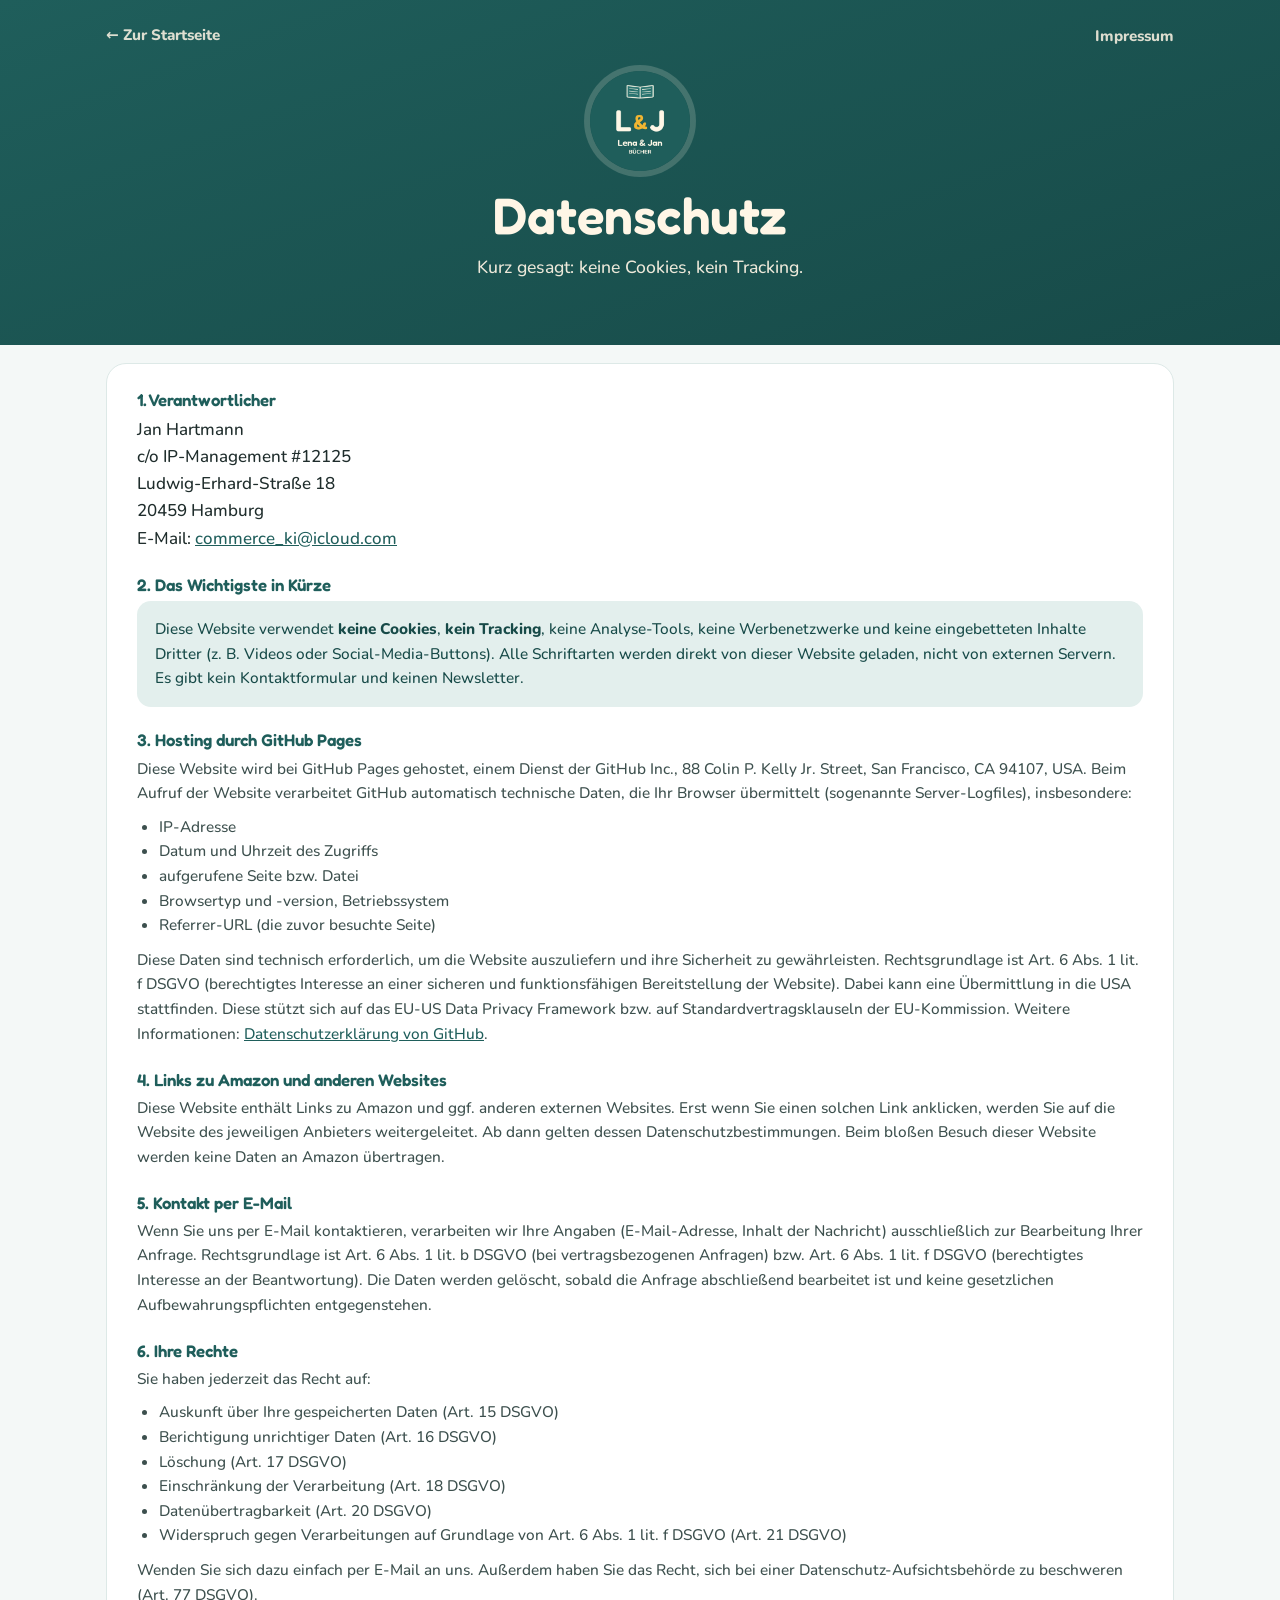
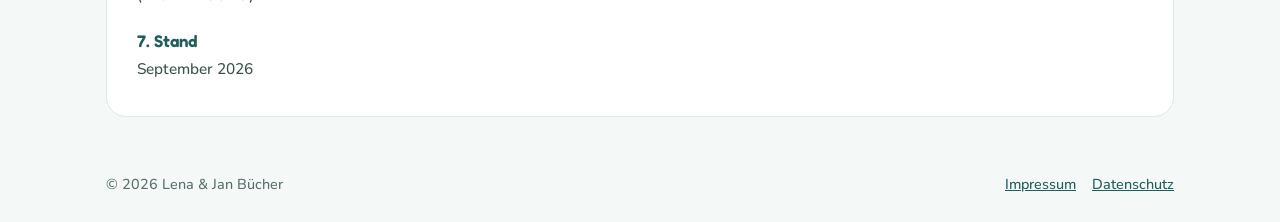
<file: datenschutz.html>
<!doctype html>
<html lang="de">
<head>
  <meta charset="utf-8">
  <meta name="viewport" content="width=device-width, initial-scale=1">
  <title>Datenschutz – Lena &amp; Jan Bücher</title>
  <meta name="robots" content="noindex">
  <link rel="icon" href="img/logo.png?v=2">
  <link rel="stylesheet" href="style.css?v=4">
</head>
<body>

<header class="hero hero-small">
  <div class="wrap">
    <div class="topnav">
      <a href="./">← Zur Startseite</a>
      <nav><a href="impressum.html">Impressum</a></nav>
    </div>
    <img class="hero-logo" src="img/logo.png?v=2" alt="Logo Lena &amp; Jan Bücher" width="100" height="100">
    <h1>Datenschutz</h1>
    <p>Kurz gesagt: keine Cookies, kein Tracking.</p>
  </div>
</header>

<main class="wrap">
 <div class="card text-card lift">

  <h2>1. Verantwortlicher</h2>
  <address>
    Jan Hartmann<br>
    c/o IP-Management #12125<br>
    Ludwig-Erhard-Straße 18<br>
    20459 Hamburg<br>
    E-Mail: <a href="mailto:commerce_ki@icloud.com">commerce_ki@icloud.com</a>
  </address>

  <h2>2. Das Wichtigste in Kürze</h2>
  <div class="highlight"><p>Diese Website verwendet <strong>keine Cookies</strong>, <strong>kein Tracking</strong>, keine Analyse-Tools, keine Werbenetzwerke und keine eingebetteten Inhalte Dritter (z. B. Videos oder Social-Media-Buttons). Alle Schriftarten werden direkt von dieser Website geladen, nicht von externen Servern. Es gibt kein Kontaktformular und keinen Newsletter.</p></div>

  <h2>3. Hosting durch GitHub Pages</h2>
  <p>Diese Website wird bei GitHub Pages gehostet, einem Dienst der GitHub Inc., 88 Colin P. Kelly Jr. Street, San Francisco, CA 94107, USA. Beim Aufruf der Website verarbeitet GitHub automatisch technische Daten, die Ihr Browser übermittelt (sogenannte Server-Logfiles), insbesondere:</p>
  <ul>
    <li>IP-Adresse</li>
    <li>Datum und Uhrzeit des Zugriffs</li>
    <li>aufgerufene Seite bzw. Datei</li>
    <li>Browsertyp und -version, Betriebssystem</li>
    <li>Referrer-URL (die zuvor besuchte Seite)</li>
  </ul>
  <p>Diese Daten sind technisch erforderlich, um die Website auszuliefern und ihre Sicherheit zu gewährleisten. Rechtsgrundlage ist Art. 6 Abs. 1 lit. f DSGVO (berechtigtes Interesse an einer sicheren und funktionsfähigen Bereitstellung der Website). Dabei kann eine Übermittlung in die USA stattfinden. Diese stützt sich auf das EU-US Data Privacy Framework bzw. auf Standardvertragsklauseln der EU-Kommission. Weitere Informationen: <a href="https://docs.github.com/de/site-policy/privacy-policies/github-general-privacy-statement" target="_blank" rel="noopener">Datenschutzerklärung von GitHub</a>.</p>

  <h2>4. Links zu Amazon und anderen Websites</h2>
  <p>Diese Website enthält Links zu Amazon und ggf. anderen externen Websites. Erst wenn Sie einen solchen Link anklicken, werden Sie auf die Website des jeweiligen Anbieters weitergeleitet. Ab dann gelten dessen Datenschutzbestimmungen. Beim bloßen Besuch dieser Website werden keine Daten an Amazon übertragen.</p>

  <h2>5. Kontakt per E-Mail</h2>
  <p>Wenn Sie uns per E-Mail kontaktieren, verarbeiten wir Ihre Angaben (E-Mail-Adresse, Inhalt der Nachricht) ausschließlich zur Bearbeitung Ihrer Anfrage. Rechtsgrundlage ist Art. 6 Abs. 1 lit. b DSGVO (bei vertragsbezogenen Anfragen) bzw. Art. 6 Abs. 1 lit. f DSGVO (berechtigtes Interesse an der Beantwortung). Die Daten werden gelöscht, sobald die Anfrage abschließend bearbeitet ist und keine gesetzlichen Aufbewahrungspflichten entgegenstehen.</p>

  <h2>6. Ihre Rechte</h2>
  <p>Sie haben jederzeit das Recht auf:</p>
  <ul>
    <li>Auskunft über Ihre gespeicherten Daten (Art. 15 DSGVO)</li>
    <li>Berichtigung unrichtiger Daten (Art. 16 DSGVO)</li>
    <li>Löschung (Art. 17 DSGVO)</li>
    <li>Einschränkung der Verarbeitung (Art. 18 DSGVO)</li>
    <li>Datenübertragbarkeit (Art. 20 DSGVO)</li>
    <li>Widerspruch gegen Verarbeitungen auf Grundlage von Art. 6 Abs. 1 lit. f DSGVO (Art. 21 DSGVO)</li>
  </ul>
  <p>Wenden Sie sich dazu einfach per E-Mail an uns. Außerdem haben Sie das Recht, sich bei einer Datenschutz-Aufsichtsbehörde zu beschweren (Art. 77 DSGVO).</p>

  <h2>7. Stand</h2>
  <p>September 2026</p>
 </div>
</main>

<footer class="site-footer">
  <div class="wrap">
    <span>© 2026 Lena &amp; Jan Bücher</span>
    <span><a href="impressum.html">Impressum</a><a href="datenschutz.html">Datenschutz</a></span>
  </div>
</footer>

</body>
</html>
</file>
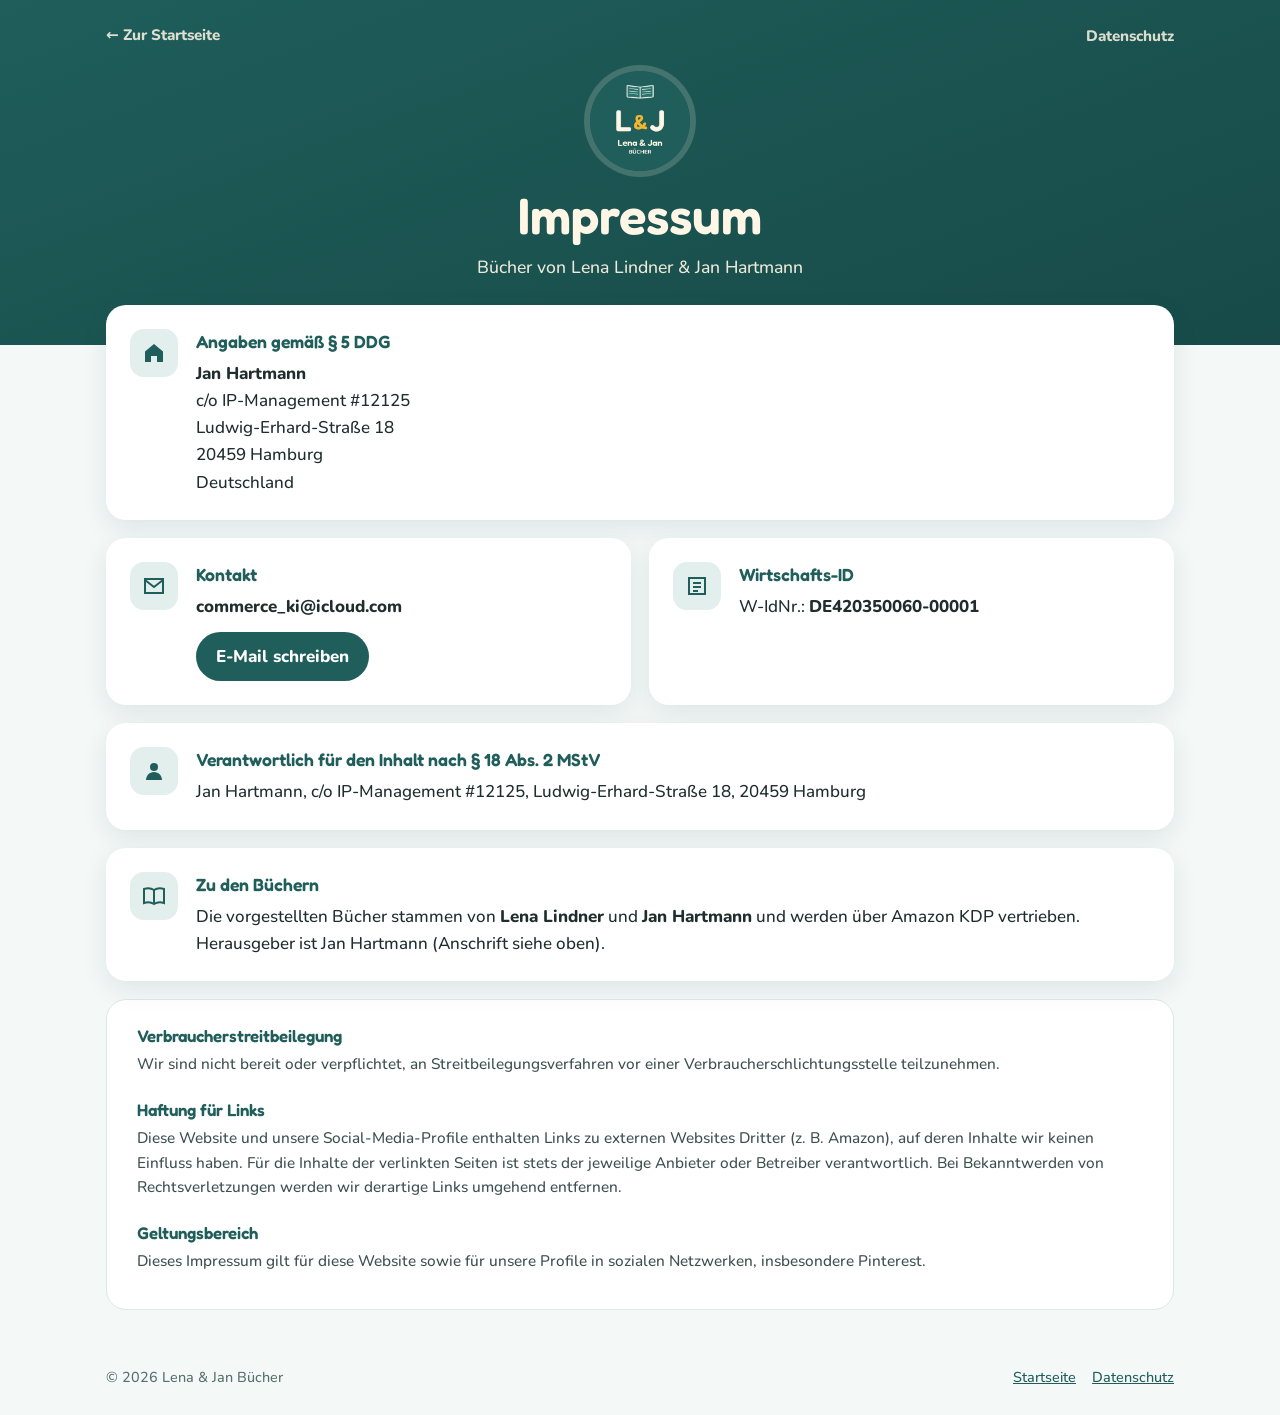
<file: impressum.html>
<!doctype html>
<html lang="de">
<head>
  <meta charset="utf-8">
  <meta name="viewport" content="width=device-width, initial-scale=1">
  <title>Impressum – Lena &amp; Jan Bücher</title>
  <meta name="robots" content="noindex">
  <link rel="icon" href="img/logo.png?v=2">
  <link rel="stylesheet" href="style.css?v=4">
</head>
<body>

<header class="hero hero-small">
  <div class="wrap">
    <div class="topnav">
      <a href="./">← Zur Startseite</a>
      <nav><a href="datenschutz.html">Datenschutz</a></nav>
    </div>
    <img class="hero-logo" src="img/logo.png?v=2" alt="Logo Lena &amp; Jan Bücher" width="100" height="100">
    <h1>Impressum</h1>
    <p>Bücher von Lena Lindner &amp; Jan Hartmann</p>
  </div>
</header>

<main class="wrap">

  <div class="imp-grid lift">

    <section class="card imp-card imp-card-wide">
      <div class="imp-icon" aria-hidden="true">
        <svg viewBox="0 0 24 24"><path d="M3 10.5 12 3l9 7.5V21h-6v-6H9v6H3z"/></svg>
      </div>
      <div>
        <h2>Angaben gemäß § 5 DDG</h2>
        <address>
          <strong>Jan Hartmann</strong><br>
          c/o IP-Management #12125<br>
          Ludwig-Erhard-Straße 18<br>
          20459 Hamburg<br>
          Deutschland
        </address>
      </div>
    </section>

    <section class="card imp-card">
      <div class="imp-icon" aria-hidden="true">
        <svg viewBox="0 0 24 24"><path d="M3 5h18v14H3z" fill="none" stroke="currentColor" stroke-width="2"/><path d="m3 6 9 7 9-7" fill="none" stroke="currentColor" stroke-width="2"/></svg>
      </div>
      <div>
        <h2>Kontakt</h2>
        <p class="imp-mail">commerce_ki@icloud.com</p>
        <a class="btn" href="mailto:commerce_ki@icloud.com">E-Mail schreiben</a>
      </div>
    </section>

    <section class="card imp-card">
      <div class="imp-icon" aria-hidden="true">
        <svg viewBox="0 0 24 24"><path d="M4 4h16v16H4z" fill="none" stroke="currentColor" stroke-width="2"/><path d="M8 9h8M8 13h8M8 17h5" stroke="currentColor" stroke-width="2"/></svg>
      </div>
      <div>
        <h2>Wirtschafts-ID</h2>
        <p>W-IdNr.: <strong>DE420350060-00001</strong></p>
      </div>
    </section>

    <section class="card imp-card imp-card-wide">
      <div class="imp-icon" aria-hidden="true">
        <svg viewBox="0 0 24 24"><circle cx="12" cy="8" r="4"/><path d="M4 21c0-4.4 3.6-8 8-8s8 3.6 8 8z"/></svg>
      </div>
      <div>
        <h2>Verantwortlich für den Inhalt nach § 18 Abs. 2 MStV</h2>
        <p>Jan Hartmann, c/o IP-Management #12125, Ludwig-Erhard-Straße 18, 20459 Hamburg</p>
      </div>
    </section>

    <section class="card imp-card imp-card-wide">
      <div class="imp-icon" aria-hidden="true">
        <svg viewBox="0 0 24 24"><path d="M2 5c3-1 7-1 10 1 3-2 7-2 10-1v14c-3-1-7-1-10 1-3-2-7-2-10-1z" fill="none" stroke="currentColor" stroke-width="2"/><path d="M12 6v14" stroke="currentColor" stroke-width="2"/></svg>
      </div>
      <div>
        <h2>Zu den Büchern</h2>
        <p>Die vorgestellten Bücher stammen von <strong>Lena Lindner</strong> und <strong>Jan Hartmann</strong> und werden über Amazon KDP vertrieben. Herausgeber ist Jan Hartmann (Anschrift siehe oben).</p>
      </div>
    </section>

  </div>

  <div class="card text-card">
    <h2>Verbraucherstreitbeilegung</h2>
    <p>Wir sind nicht bereit oder verpflichtet, an Streitbeilegungsverfahren vor einer Verbraucherschlichtungsstelle teilzunehmen.</p>

    <h2>Haftung für Links</h2>
    <p>Diese Website und unsere Social-Media-Profile enthalten Links zu externen Websites Dritter (z. B. Amazon), auf deren Inhalte wir keinen Einfluss haben. Für die Inhalte der verlinkten Seiten ist stets der jeweilige Anbieter oder Betreiber verantwortlich. Bei Bekanntwerden von Rechtsverletzungen werden wir derartige Links umgehend entfernen.</p>

    <h2>Geltungsbereich</h2>
    <p>Dieses Impressum gilt für diese Website sowie für unsere Profile in sozialen Netzwerken, insbesondere Pinterest.</p>
  </div>

</main>

<footer class="site-footer">
  <div class="wrap">
    <span>© 2026 Lena &amp; Jan Bücher</span>
    <span><a href="./">Startseite</a><a href="datenschutz.html">Datenschutz</a></span>
  </div>
</footer>

</body>
</html>
</file>
<file: regal.css>
/* Startseite „Bücherregal“ – Impressum und Datenschutz nutzen weiter style.css */
@font-face { font-family: "Fraunces"; src: url("fonts/fraunces-latin-600-normal.woff2") format("woff2"); font-weight: 600; font-display: swap; }
@font-face { font-family: "Fraunces"; src: url("fonts/fraunces-latin-500-italic.woff2") format("woff2"); font-weight: 500; font-style: italic; font-display: swap; }
@font-face { font-family: "Nunito"; src: url("fonts/nunito-latin-500-normal.ttf") format("truetype"); font-weight: 500; font-display: swap; }
@font-face { font-family: "Nunito"; src: url("fonts/nunito-latin-700-normal.woff2") format("woff2"); font-weight: 600 700; font-display: swap; }
@font-face { font-family: "Nunito"; src: url("fonts/nunito-latin-800-normal.ttf") format("truetype"); font-weight: 800; font-display: swap; }

:root { --green: #1f5e5b; --green-d: #174a48; --deep: #0f2e2d; --niche: #123b39; --gold: #f2b632; --cream: #fff6e6;
  --mint: #b8d3cf; --birch: #efe2c8; --birch-d: #cdb48c; --ch: 205px; --gap: 28px; }
* { box-sizing: border-box; }
html, body { margin: 0; }
body { color: var(--cream); font: 600 15px/1.55 Nunito, system-ui, sans-serif; overflow-x: hidden; background-color: var(--deep);
  background-image: radial-gradient(ellipse 80% 40% at 50% 0, rgba(242,182,50,.10), transparent 70%),
    linear-gradient(170deg, var(--green) 0%, var(--green-d) 35%, var(--deep) 100%);
  background-attachment: fixed; }
button { font: inherit; cursor: pointer; color: inherit; }
h1, h2, h3, h4 { font-family: Fraunces, Georgia, serif; margin: 0; font-weight: 600; }
a { color: inherit; }
.sr-only { position: absolute; width: 1px; height: 1px; overflow: hidden; clip: rect(0 0 0 0); white-space: nowrap; }

/* Kopf */
.head { max-width: 1120px; margin: auto; padding: 26px 22px 0; }
.brand { display: flex; justify-content: space-between; align-items: center; gap: 18px; flex-wrap: wrap; }
.logo { display: flex; align-items: center; gap: 14px; text-decoration: none; }
.logo img { width: 58px; height: 58px; border-radius: 50%; box-shadow: 0 0 0 2px rgba(255,246,230,.25); }
.logo h1 { font-size: clamp(24px, 3.4vw, 34px); line-height: 1.05; }
.logo h1 i { color: var(--gold); font-weight: 500; }
.logo small { display: block; color: var(--mint); font-weight: 700; font-size: 13px; margin-top: 3px; }
.social { display: flex; gap: 10px; flex-wrap: wrap; }
.social a { display: flex; align-items: center; gap: 8px; padding: 10px 18px; border-radius: 999px; text-decoration: none; font-weight: 800; font-size: 14px;
  box-shadow: 0 6px 16px rgba(0,0,0,.25); transition: transform .2s; }
.social a:hover { transform: translateY(-2px); }
.social .tt { background: var(--gold); color: #2b2100; }
.social .pi { background: var(--cream); color: var(--green-d); }
.social svg { width: 16px; height: 16px; }
.pills { display: none; gap: 10px; overflow-x: auto; padding: 24px 0 6px; scrollbar-width: none; }
.js .pills { display: flex; }
.pill { flex: none; display: flex; align-items: center; gap: 7px; padding: 10px 18px; border-radius: 999px; border: 1px solid rgba(255,246,230,.22);
  background: rgba(255,255,255,.05); font-weight: 800; font-size: 14px; transition: .2s; }
.pill:hover { background: rgba(255,255,255,.1); }
.pill.on { background: var(--cream); color: var(--green-d); border-color: var(--cream); }
.pill svg { width: 16px; height: 16px; }

/* Bücherliste ohne JavaScript (und für Suchmaschinen) */
.katalog { max-width: 1120px; margin: 0 auto; padding: 10px 22px 30px; }
.js .katalog { display: none; }
.katalog h3.category { font-size: 28px; font-style: italic; font-weight: 500; margin: 34px 0 4px; }
.katalog .category-sub { color: var(--mint); margin: 0 0 14px; }
.katalog .books { display: grid; grid-template-columns: repeat(auto-fill, minmax(200px, 1fr)); gap: 18px; }
.katalog .book { background: rgba(255,255,255,.06); border-radius: 14px; padding: 14px; }
.katalog .book:has(.btn-soon) { display: none; }
.katalog .book img { width: 100%; height: auto; border-radius: 6px; }
.katalog .by, .katalog .meta { margin: 6px 0 0; color: var(--mint); font-size: 13px; }
.katalog h4 { font-size: 18px; margin-top: 4px; }
.katalog .facts { margin: 6px 0 0; font-size: 12px; color: var(--mint); }
.katalog .facts div { display: flex; gap: 6px; }
.katalog .facts dd { margin: 0; }
.katalog .flag { display: inline-block; margin: 0; background: var(--gold); color: #2b2100; border-radius: 999px; padding: 0 8px; font-size: 11px; font-weight: 800; }
.katalog .btn { display: inline-block; margin-top: 6px; }

/* Bücherregal */
.case { max-width: 1120px; margin: 0 auto; padding: 18px 22px 40px; }
.case-title { display: flex; align-items: baseline; gap: 14px; flex-wrap: wrap; margin: 34px 6px 16px; }
.case-title h2 { font-size: clamp(26px, 3.4vw, 36px); font-style: italic; font-weight: 500; }
.case-title p { margin: 0; color: var(--mint); }
.bookcase { position: relative; animation: fade .5s backwards; }
@keyframes fade { from { opacity: 0; transform: translateY(12px); } }
.cornice { position: relative; z-index: 3; height: 30px; margin: 0 -14px; border-radius: 9px 9px 3px 3px;
  background: linear-gradient(#3a8a84, #22645f 45%, #174a48); box-shadow: 0 8px 14px rgba(0,0,0,.4), inset 0 2px 0 rgba(255,255,255,.22); }
.cornice:after { content: ""; position: absolute; left: 14px; right: 14px; bottom: 7px; height: 2px; background: var(--gold); opacity: .55; border-radius: 2px; }
.carcass { position: relative; padding: 0 22px; }
.carcass:before, .carcass:after { content: ""; position: absolute; top: 0; bottom: 0; width: 22px; z-index: 2;
  background: linear-gradient(90deg, #123b39, #2f7b76 45%, #1d5956 80%, #133f3d); box-shadow: 0 0 12px rgba(0,0,0,.35); }
.carcass:before { left: 0; } .carcass:after { right: 0; }
.plinth { position: relative; z-index: 3; height: 34px; margin: 0 -6px; border-radius: 0 0 8px 8px;
  background: linear-gradient(#22645f, #123b39); box-shadow: 0 16px 30px rgba(0,0,0,.45), inset 0 2px 0 rgba(255,255,255,.12); }
.plinth:before, .plinth:after { content: ""; position: absolute; bottom: -10px; width: 46px; height: 12px; background: #0c2725; border-radius: 0 0 6px 6px; }
.plinth:before { left: 18px; } .plinth:after { right: 18px; }

.shelf { position: relative; }
.back { position: relative; overflow: hidden;
  background: radial-gradient(ellipse 50% 80% at 50% 0, rgba(255,214,140,.15), transparent 70%),
    repeating-linear-gradient(90deg, rgba(0,0,0,.22) 0 2px, rgba(255,255,255,.03) 2px 3px, transparent 3px 72px),
    linear-gradient(#0c2826, #113634);
  box-shadow: inset 0 26px 26px -14px rgba(0,0,0,.7), inset 22px 0 24px -14px rgba(0,0,0,.6), inset -22px 0 24px -14px rgba(0,0,0,.6); }
.lights { position: absolute; left: 0; top: 0; height: 40px; pointer-events: none; z-index: 1; }
.lights .b { animation: tw 3.4s ease-in-out infinite; }
@keyframes tw { 0%, 100% { opacity: 1; } 50% { opacity: .5; } }
.items { position: relative; z-index: 2; display: flex; align-items: flex-end; justify-content: center; gap: var(--gap); padding: 52px 18px 0; min-height: calc(var(--ch) + 52px); }
.board { position: relative; z-index: 3; margin-top: -7px; }
.board .top { height: 12px; background: linear-gradient(#bfa47a, #e7d7b8); clip-path: polygon(10px 0, calc(100% - 10px) 0, 100% 100%, 0 100%); }
.board .front { position: relative; height: 22px; background: linear-gradient(var(--birch), #e2d1b1 55%, var(--birch-d));
  box-shadow: 0 9px 14px rgba(0,0,0,.4), inset 0 1px 0 rgba(255,255,255,.7); }
.plate { position: absolute; left: 50%; top: 3px; transform: translateX(-50%); white-space: nowrap; max-width: 90%; overflow: hidden; text-overflow: ellipsis;
  padding: 1px 16px; border-radius: 3px; font: 800 10.5px/14px Nunito, sans-serif; letter-spacing: .16em; text-transform: uppercase; color: #3a2a08;
  background: linear-gradient(#fbe1a0, #e0ad45 55%, #b9862c); box-shadow: inset 0 1px 0 rgba(255,255,255,.75), 0 1px 2px rgba(0,0,0,.45); }
.plate:before, .plate:after { content: ""; position: absolute; top: 5px; width: 4px; height: 4px; border-radius: 50%; background: #8a6420; box-shadow: inset 0 1px 0 rgba(255,255,255,.5); }
.plate:before { left: 5px; } .plate:after { right: 5px; }

.book-b { position: relative; z-index: 2; flex: none; border: 0; padding: 0; background: none; height: var(--ch); transform-origin: bottom center;
  transition: transform .35s cubic-bezier(.3,1.5,.5,1); animation: pop .45s backwards; }
@keyframes pop { from { opacity: 0; transform: translateY(16px); } }
.book-b:before { content: ""; position: absolute; left: 4%; right: 4%; bottom: -4px; height: 10px; border-radius: 50%; background: rgba(0,0,0,.5); filter: blur(4px); z-index: -1; transition: .35s; }
.book-b img { display: block; height: 100%; width: auto; border-radius: 3px 7px 7px 3px; box-shadow: inset 4px 0 0 rgba(0,0,0,.12), 8px 6px 16px rgba(0,0,0,.5); }
.book-b:after { content: ""; position: absolute; inset: 0; border-radius: 3px 7px 7px 3px; pointer-events: none;
  background: linear-gradient(90deg, rgba(0,0,0,.25), rgba(255,255,255,.16) 3%, transparent 9%), linear-gradient(115deg, rgba(255,255,255,.16), transparent 30%); }
.book-b:hover, .book-b:focus-visible { transform: translateY(-12px) rotate(-1deg) scale(1.05); outline: none; z-index: 6; }
.book-b:hover:before { transform: scale(.8); opacity: .6; }
.book-b:hover img, .book-b:focus-visible img { box-shadow: 0 22px 34px rgba(0,0,0,.5), 0 0 0 2px rgba(242,182,50,.55); }
.tip { position: fixed; left: 0; top: 0; z-index: 15; max-width: min(360px, calc(100vw - 16px)); background: var(--cream); color: var(--green-d);
  font: 800 14px/1.3 Nunito, sans-serif; padding: 9px 14px; border-radius: 10px; text-align: center; opacity: 0; pointer-events: none;
  transform: translateY(6px); transition: opacity .18s, transform .18s; box-shadow: 0 10px 26px rgba(0,0,0,.45), 0 0 0 1px rgba(23,74,72,.15); }
.tip:after { content: ""; position: absolute; left: 50%; bottom: -6px; width: 12px; height: 12px; background: var(--cream); transform: translateX(-50%) rotate(45deg); border-radius: 2px; }
.tip.show { opacity: 1; transform: none; }
.deco { flex: none; align-self: flex-end; pointer-events: none; filter: drop-shadow(6px 4px 6px rgba(0,0,0,.45)); }
.empty { text-align: center; color: var(--mint); padding: 60px 0; }

/* Über uns */
.about { max-width: 1120px; margin: 30px auto 0; padding: 0 22px 50px; display: grid; grid-template-columns: 1.1fr 1fr 1fr; gap: 18px; }
.about > div { background: rgba(255,255,255,.06); border: 1px solid rgba(255,246,230,.12); border-radius: 18px; padding: 24px; }
.about h2 { font-size: 26px; font-style: italic; font-weight: 500; margin-bottom: 8px; }
.about h3 { font-size: 21px; margin-bottom: 6px; }
.about p { margin: 0 0 10px; color: #dcebe8; font-weight: 500; }
.about .mono { width: 44px; height: 44px; border-radius: 50%; background: var(--cream); color: var(--green-d); display: flex; align-items: center; justify-content: center;
  font: 600 20px Fraunces, serif; margin-bottom: 12px; }
.about .tags { display: flex; flex-wrap: wrap; gap: 6px; }
.about .tags span { background: rgba(242,182,50,.16); color: var(--gold); border-radius: 999px; padding: 2px 10px; font-size: 12px; font-weight: 800; }
.about a { color: var(--gold); font-weight: 800; }

/* Fußzeile */
.site-footer { max-width: 1120px; margin: 0 auto; padding: 26px 22px 110px; display: flex; justify-content: space-between; gap: 14px; flex-wrap: wrap;
  color: var(--mint); font-size: 14px; border-top: 1px solid rgba(255,246,230,.12); }
.site-footer nav { display: flex; gap: 20px; flex-wrap: wrap; }
.site-footer a { text-decoration: none; font-weight: 800; color: var(--cream); }
.site-footer a:hover { color: var(--gold); }

/* schwebende Knöpfe */
.fab { position: fixed; right: 22px; display: none; align-items: center; justify-content: center; width: 60px; height: 60px; border-radius: 18px; border: 0; z-index: 10;
  background: rgba(255,246,230,.9); backdrop-filter: blur(6px); color: var(--green-d); box-shadow: 0 10px 24px rgba(0,0,0,.35); transition: transform .2s; }
.js .fab { display: flex; }
.fab:hover { transform: scale(1.06); }
.fab svg { width: 26px; height: 26px; stroke: currentColor; fill: none; stroke-width: 2.3; stroke-linecap: round; stroke-linejoin: round; }
#fabZoom { bottom: 94px; }
#fabSearch { bottom: 24px; }
.search { position: fixed; right: 94px; bottom: 30px; z-index: 10; width: 0; opacity: 0; transition: .3s; border: 0; border-radius: 14px; padding: 13px 16px;
  background: var(--cream); color: var(--green-d); font: 700 15px Nunito, sans-serif; outline: none; box-shadow: 0 10px 24px rgba(0,0,0,.35); }
.search.open { width: min(320px, calc(100vw - 130px)); opacity: 1; }

/* Leseansicht */
.reader { position: fixed; inset: 0; z-index: 20; display: flex; align-items: center; justify-content: center; padding: 18px; background: rgba(8,26,25,.72);
  backdrop-filter: blur(8px); opacity: 0; pointer-events: none; transition: opacity .3s; }
.reader.open { opacity: 1; pointer-events: auto; }
.card { position: relative; width: min(980px, 100%); max-height: calc(100vh - 36px); overflow: auto; display: grid; grid-template-columns: 420px 1fr; background: var(--cream);
  color: #1f2d2c; border-radius: 22px; box-shadow: 0 40px 90px rgba(0,0,0,.5); transform: translateY(30px) scale(.96); transition: transform .4s cubic-bezier(.2,1.2,.4,1); }
.reader.open .card { transform: none; }
.stage { perspective: 1400px; display: flex; align-items: center; justify-content: center; padding: 44px 24px; border-radius: 22px 0 0 22px;
  background: radial-gradient(circle at 50% 40%, #b9d8d3, transparent 75%), #e3efed; }
.book3d { position: relative; width: 240px; transform-style: preserve-3d; transform: rotateY(-95deg); transition: transform 1s cubic-bezier(.2,.9,.3,1); }
.reader.open .book3d { transform: rotateY(-24deg) rotateX(4deg); }
.book3d:hover { transform: rotateY(-6deg) !important; }
.book3d img { display: block; width: 100%; height: auto; border-radius: 3px 7px 7px 3px; box-shadow: 0 30px 40px rgba(0,0,0,.3); }
.book3d .pages { position: absolute; top: 2%; bottom: 2%; right: -1px; width: 30px; transform: rotateY(90deg); transform-origin: right;
  background: repeating-linear-gradient(90deg, #fff 0 1px, #e8e0d0 1px 2px); }
.info { padding: 40px 38px 32px 26px; }
.kick { font: 800 12px Nunito, sans-serif; letter-spacing: .2em; text-transform: uppercase; color: var(--green); }
.info h2 { font-size: 32px; line-height: 1.1; margin: 8px 0 6px; }
.info .by { font-weight: 800; color: #56706d; }
.info .meta { font: italic 500 18px Fraunces, serif; color: #3d5553; margin: 8px 0 16px; }
.txt { font-size: 17px; font-weight: 500; margin: 0 0 18px; }
.rfacts { display: grid; grid-template-columns: repeat(auto-fill, minmax(140px, 1fr)); gap: 8px; margin: 0 0 22px; }
.rfacts div { background: #e3efed; border-radius: 12px; padding: 8px 12px; }
.rfacts dt { font-size: 11px; letter-spacing: .12em; text-transform: uppercase; color: #56706d; font-weight: 800; }
.rfacts dd { margin: 0; font-weight: 800; color: #1f2d2c; font-size: 14px; line-height: 1.3; }
.info > :last-child { margin-bottom: 0; }
.btn { display: inline-flex; padding: 13px 22px; border-radius: 999px; background: var(--green); color: #fff; text-decoration: none; font-weight: 800; }
.btn-soon { background: #e3efed; color: #56706d; }
.katalog .btn { padding: 8px 14px; font-size: 13px; }
.close:focus-visible { outline: 2px solid var(--green); outline-offset: 2px; }
.close { position: absolute; top: 12px; right: 14px; width: 38px; height: 38px; border-radius: 50%; border: 0; background: rgba(0,0,0,.07); font-size: 22px; color: #1f2d2c; }

/* Blick ins Buch */
.stage { flex-direction: column; }
.cover-view { display: flex; flex-direction: column; align-items: center; gap: 22px; }
.peek { display: inline-flex; align-items: center; gap: 8px; border: 0; border-radius: 999px; padding: 10px 18px; background: #fff; color: var(--green-d);
  font-weight: 800; font-size: 14px; box-shadow: 0 6px 16px rgba(0,0,0,.14); }
.peek svg { width: 18px; height: 18px; fill: none; stroke: currentColor; stroke-width: 2.2; stroke-linecap: round; stroke-linejoin: round; }
.peek[hidden], .viewer[hidden], .cover-view[hidden] { display: none; }
.viewer { display: flex; flex-direction: column; align-items: center; gap: 14px; width: 100%; }
.sheet { height: 440px; display: flex; align-items: center; justify-content: center; perspective: 1600px; cursor: zoom-in; }
.sheet img { display: block; max-height: 440px; max-width: 100%; border-radius: 2px 6px 6px 2px; background: #fff; box-shadow: 0 18px 30px rgba(0,0,0,.22);
  transform-origin: left center; transition: transform .3s ease-in, opacity .3s; }
.sheet img.out { transform: rotateY(-80deg); opacity: .2; }
.sheet img.in { transform: rotateY(70deg); opacity: .3; transition: none; }
.pnav { display: flex; align-items: center; gap: 14px; }
.pnav button { width: 40px; height: 40px; border-radius: 50%; border: 0; background: #fff; box-shadow: 0 4px 12px rgba(0,0,0,.12); font-size: 20px; font-weight: 800; color: var(--green-d); }
.pnav button:disabled { opacity: .35; cursor: default; }
.dots { display: flex; gap: 6px; }
.dots i { width: 8px; height: 8px; border-radius: 50%; background: rgba(0,0,0,.18); transition: .2s; }
.dots i.on { background: var(--green); width: 20px; border-radius: 4px; }
.back2 { border: 0; background: none; color: #56706d; font-weight: 800; font-size: 13px; text-decoration: underline; }
.card.big { grid-template-columns: 1fr; width: min(820px, 100%); }
.card.big .info { display: none; }
.card.big .stage { border-radius: 22px; }
.card.big .sheet { height: calc(100vh - 190px); cursor: zoom-out; }
.card.big .sheet img { max-height: calc(100vh - 190px); }
.close { z-index: 5; }

@media (max-width: 860px) { .about { grid-template-columns: 1fr; } }
@media (max-width: 760px) {
  .card { grid-template-columns: 1fr; }
  .stage { border-radius: 22px 22px 0 0; padding: 30px; }
  .book3d { width: 160px; }
  .sheet { height: 340px; }
  .sheet img { max-height: 340px; }
  .info { padding: 22px 22px 24px; }
  .info h2 { font-size: 25px; }
  .head, .case, .katalog, .about { padding-left: 12px; padding-right: 12px; }
  .carcass { padding: 0 12px; }
  .carcass:before, .carcass:after { width: 12px; }
  .cornice { margin: 0 -6px; height: 24px; }
  .plinth { margin: 0 -2px; height: 26px; }
  .plate { font-size: 9px; letter-spacing: .1em; }
  .items { padding: 46px 10px 0; }
  .fab { width: 52px; height: 52px; right: 14px; }
  #fabZoom { bottom: 80px; }
  #fabSearch { bottom: 18px; }
  .search { right: 76px; bottom: 23px; }
}
@media (prefers-reduced-motion: reduce) { *, *:before, *:after { animation: none !important; transition: none !important; } }
</file>
<file: style.css>
@font-face { font-family: "Fredoka"; src: url("fonts/fredoka-latin-600-normal.ttf") format("truetype"); font-weight: 600; font-display: swap; }
@font-face { font-family: "Nunito"; src: url("fonts/nunito-latin-500-normal.ttf") format("truetype"); font-weight: 500; font-display: swap; }
@font-face { font-family: "Nunito"; src: url("fonts/nunito-latin-800-normal.ttf") format("truetype"); font-weight: 800; font-display: swap; }

:root {
  --bg: #f4f8f7;
  --card: #ffffff;
  --text: #1f2d2c;
  --muted: #56706d;
  --green: #1f5e5b;
  --green-dark: #174a48;
  --green-soft: #e3efed;
  --cream: #fff6e6;
  --gold: #f2b632;
  --line: #dde9e7;
  --shadow: 0 8px 24px rgba(23, 74, 72, .10);
  --radius: 20px;
}

* { box-sizing: border-box; }
html { -webkit-text-size-adjust: 100%; scroll-behavior: smooth; }
body {
  margin: 0;
  background: var(--bg);
  color: var(--text);
  font: 500 17px/1.6 "Nunito", system-ui, sans-serif;
}
img { max-width: 100%; display: block; }
a { color: var(--green); }
h1, h2, h3, h4 { font-family: "Fredoka", "Nunito", sans-serif; font-weight: 600; line-height: 1.2; margin: 0 0 .5em; }

.wrap { max-width: 1100px; margin: 0 auto; padding: 0 16px; }

/* ===== Grüner Kopfbereich (alle Seiten) ===== */
.hero {
  background: linear-gradient(160deg, var(--green) 0%, var(--green-dark) 100%);
  color: var(--cream); text-align: center; padding: 22px 0 72px;
}
.hero .wrap { display: flex; flex-direction: column; align-items: center; }
.topnav { align-self: stretch; display: flex; justify-content: space-between; align-items: center; gap: 12px; flex-wrap: wrap; }
.topnav a { color: var(--cream); text-decoration: none; font-weight: 800; font-size: .95rem; opacity: .85; }
.topnav a:hover { opacity: 1; }
.topnav nav a { margin-left: 18px; }
.hero-logo { width: 120px; height: 120px; margin: 22px 0 14px; border-radius: 50%; box-shadow: 0 0 0 6px rgba(255,246,230,.18); }
.hero h1 { font-size: clamp(2.2rem, 6vw, 3.2rem); margin: 0 0 6px; }
.hero p { margin: 0; opacity: .92; max-width: 620px; font-size: 1.1rem; }
.hero-small { padding-bottom: 64px; }
.hero-small .hero-logo { width: 100px; height: 100px; }

/* Inhalt, der in den grünen Bereich hineinragt */
.lift { margin-top: -40px; position: relative; z-index: 1; }

/* ===== Karten ===== */
.card { background: var(--card); border-radius: var(--radius); box-shadow: var(--shadow); padding: 24px; }

/* Autoren */
.authors { display: grid; grid-template-columns: 1fr 1fr; gap: 18px; }
.author { display: flex; gap: 18px; align-items: flex-start; }
.author-mono {
  flex: 0 0 56px; height: 56px; border-radius: 50%; background: var(--green-soft); color: var(--green);
  display: flex; align-items: center; justify-content: center; font-family: "Fredoka", sans-serif; font-size: 1.5rem;
}
.author h2 { font-size: 1.3rem; margin-bottom: 4px; color: var(--green); }
.author p { margin: 0 0 10px; color: var(--muted); }
.author .tags { display: flex; flex-wrap: wrap; gap: 6px; }
.tag { background: var(--green-soft); color: var(--green); font-weight: 800; font-size: .8rem; padding: 3px 10px; border-radius: 99px; }

/* Abschnitte */
section { padding: 26px 0; }
.section-title { font-size: 1.9rem; margin-bottom: .15em; }
.section-sub { color: var(--muted); margin: 0 0 8px; }
.category {
  margin: 30px 0 16px; font-size: 1.25rem; color: var(--green);
  display: flex; align-items: center; gap: 12px;
}
.category::after { content: ""; flex: 1; height: 2px; background: var(--line); }

/* Buttons */
.btn { display: inline-block; background: var(--green); color: #fff; font-weight: 800; text-decoration: none; padding: 11px 20px; border-radius: 99px; }
.btn:hover { background: var(--green-dark); }
.btn-soon { background: var(--green-soft); color: var(--green); cursor: default; }
.btn-soon:hover { background: var(--green-soft); }

/* Buch-Karten */
.books { display: grid; grid-template-columns: repeat(auto-fill, minmax(230px, 1fr)); gap: 20px; }
.book { background: var(--card); border-radius: var(--radius); box-shadow: var(--shadow); padding: 18px; display: flex; flex-direction: column; }
.book .cover { aspect-ratio: 2 / 3; display: flex; align-items: center; justify-content: center; margin-bottom: 14px; background: var(--green-soft); border-radius: 14px; padding: 14px; }
.book .cover img { max-height: 100%; border-radius: 4px; box-shadow: 0 6px 16px rgba(0,0,0,.18); }
.book h4 { font-size: 1.15rem; margin: 0 0 4px; }
.book .by { color: var(--green); font-weight: 800; font-size: .85rem; margin: 0 0 2px; flex: none; }
.book .meta { color: var(--muted); font-size: .9rem; margin: 0 0 10px; flex: none; }
.book p { margin: 0 0 16px; font-size: .95rem; flex: 1; }
.book .btn { align-self: flex-start; }

/* Über uns */
.about { text-align: center; }
.about p { max-width: 680px; margin: 0 auto 10px; }

/* ===== Impressum ===== */
.imp-grid { display: grid; grid-template-columns: 1fr 1fr; gap: 18px; }
.imp-card { display: flex; gap: 18px; align-items: flex-start; }
.imp-card-wide { grid-column: 1 / -1; }
.imp-card h2 { font-size: 1.1rem; color: var(--green); margin: 2px 0 8px; }
.imp-card p, .imp-card address { margin: 0 0 12px; font-style: normal; }
.imp-card p:last-child, .imp-card address:last-child { margin-bottom: 0; }
.imp-icon {
  flex: 0 0 48px; height: 48px; border-radius: 14px; background: var(--green-soft); color: var(--green);
  display: flex; align-items: center; justify-content: center;
}
.imp-icon svg { width: 24px; height: 24px; fill: currentColor; }
.imp-mail { font-weight: 800; word-break: break-all; }

/* Fließtext-Karten (Impressum-Hinweise, Datenschutz) */
.text-card { margin-top: 18px; border: 1px solid var(--line); box-shadow: none; padding: 26px 30px; }
.text-card h2 { font-size: 1.05rem; color: var(--green); margin: 1.4em 0 .35em; }
.text-card h2:first-child { margin-top: 0; }
.text-card p, .text-card li { color: #3d504e; font-size: .96rem; }
.text-card p { margin: 0 0 .6em; }
.text-card ul { margin: 0 0 .6em; padding-left: 22px; }
.text-card address { font-style: normal; }
.highlight { background: var(--green-soft); border-radius: 14px; padding: 16px 18px; margin-bottom: 1em; }
.highlight p { color: var(--green-dark); margin: 0; }

/* ===== Fuß ===== */
.site-footer { margin-top: 30px; padding: 26px 0; color: var(--muted); font-size: .9rem; }
.site-footer .wrap { display: flex; justify-content: space-between; flex-wrap: wrap; gap: 12px; }
.site-footer a { margin-left: 16px; }

@media (max-width: 700px) {
  .authors, .imp-grid { grid-template-columns: 1fr; }
  .card { padding: 20px; }
  .imp-card, .author { gap: 14px; }
  .imp-icon { flex-basis: 40px; height: 40px; }
  .text-card { padding: 22px 20px; }
  .topnav nav a { margin-left: 12px; }
}

/* Social-Links (TikTok, Pinterest) */
.social { display: flex; gap: 12px; margin-top: 20px; flex-wrap: wrap; justify-content: center; }
.social-btn { display: inline-flex; align-items: center; gap: 9px; background: var(--cream); color: var(--green-dark); text-decoration: none;
  font-weight: 800; font-size: 1.02rem; padding: 12px 22px; border-radius: 99px; box-shadow: 0 6px 18px rgba(0,0,0,.22); transition: transform .15s, background .15s; }
.social-btn:hover { background: #fff; transform: translateY(-2px); }
.social-btn svg { width: 20px; height: 20px; flex: none; }
.social-btn.tiktok { background: var(--gold); color: #2b2100; }
.social-btn.tiktok:hover { background: #f6c652; }
.follow { display: flex; align-items: center; justify-content: space-between; gap: 24px; flex-wrap: wrap; }
.follow-text { flex: 1 1 380px; }
.follow-text p { margin: 0; color: var(--muted); }
.follow-links { display: flex; gap: 10px; flex-wrap: wrap; }
.follow-links .btn { display: inline-flex; align-items: center; gap: 8px; }
.follow-links svg { width: 18px; height: 18px; flex: none; }
.btn-ghost { background: var(--green-soft); color: var(--green); }
.btn-ghost:hover { background: #d3e6e3; }
</file>
